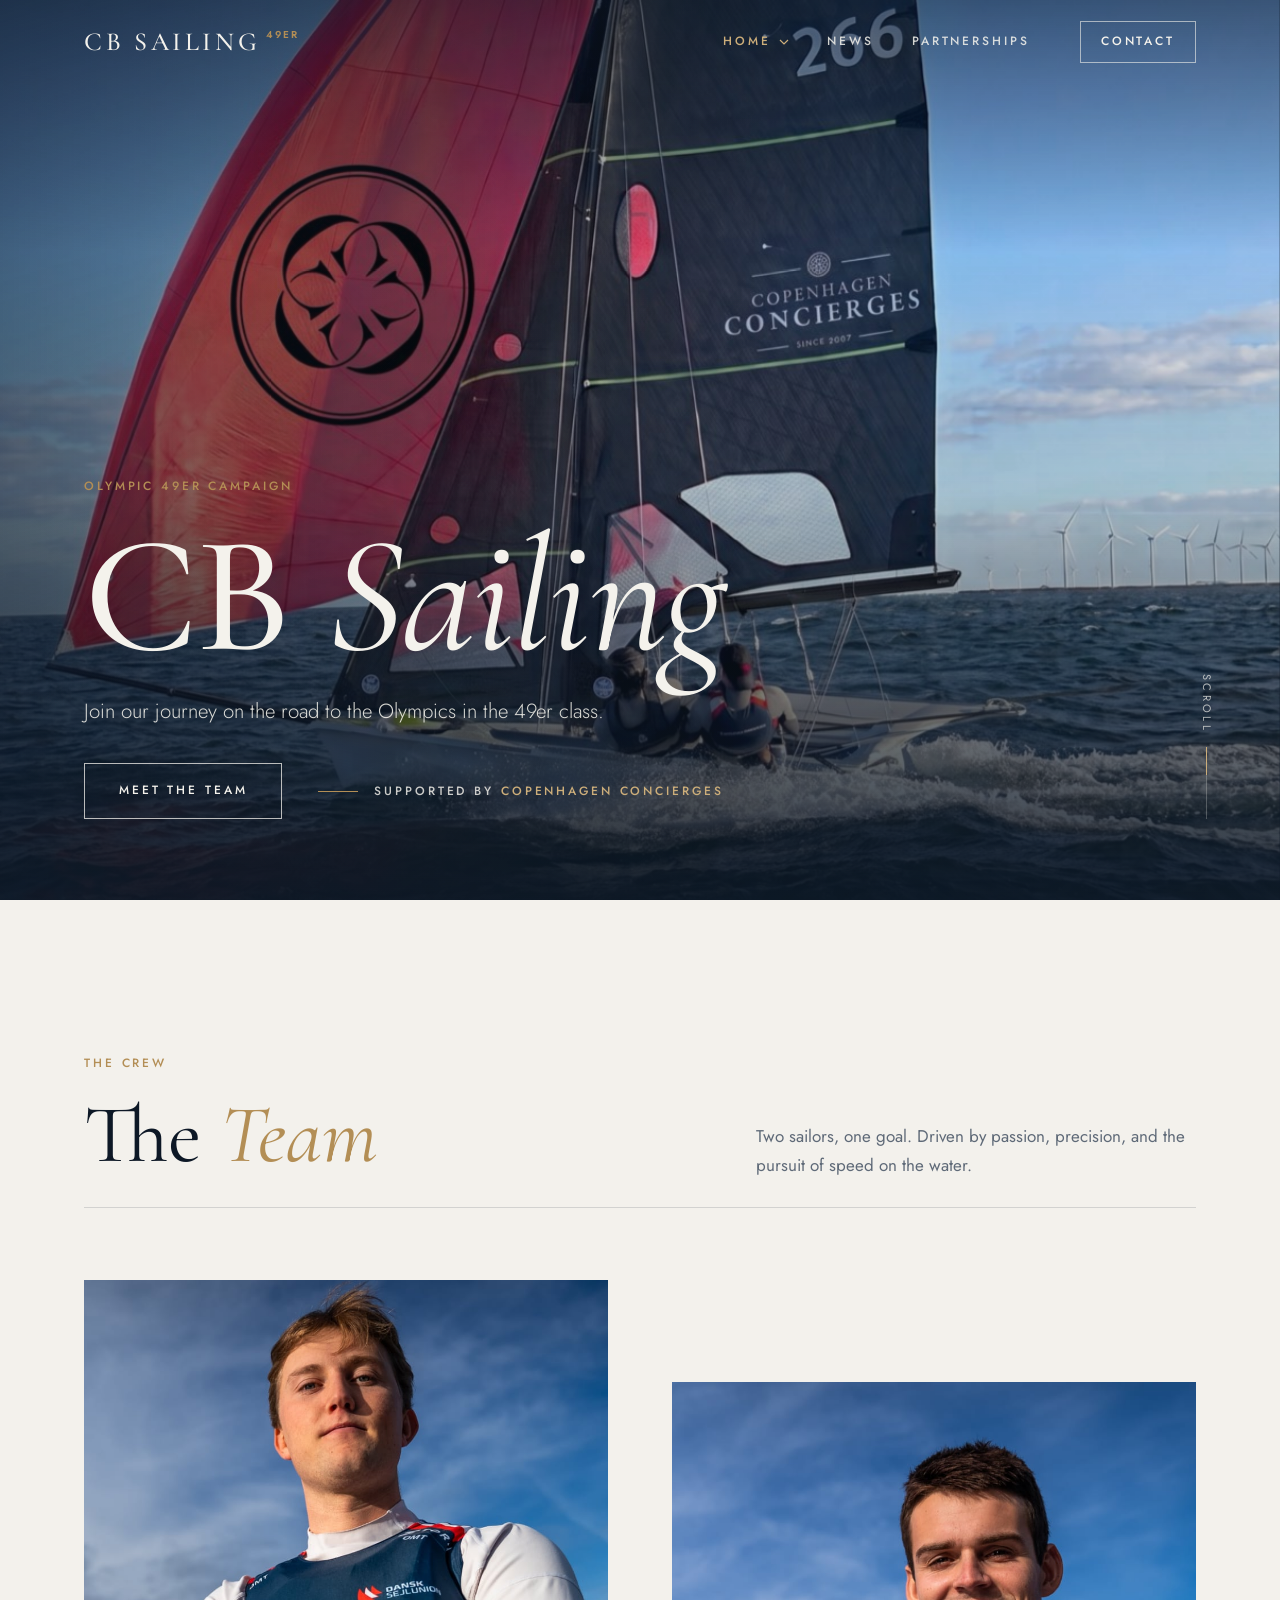
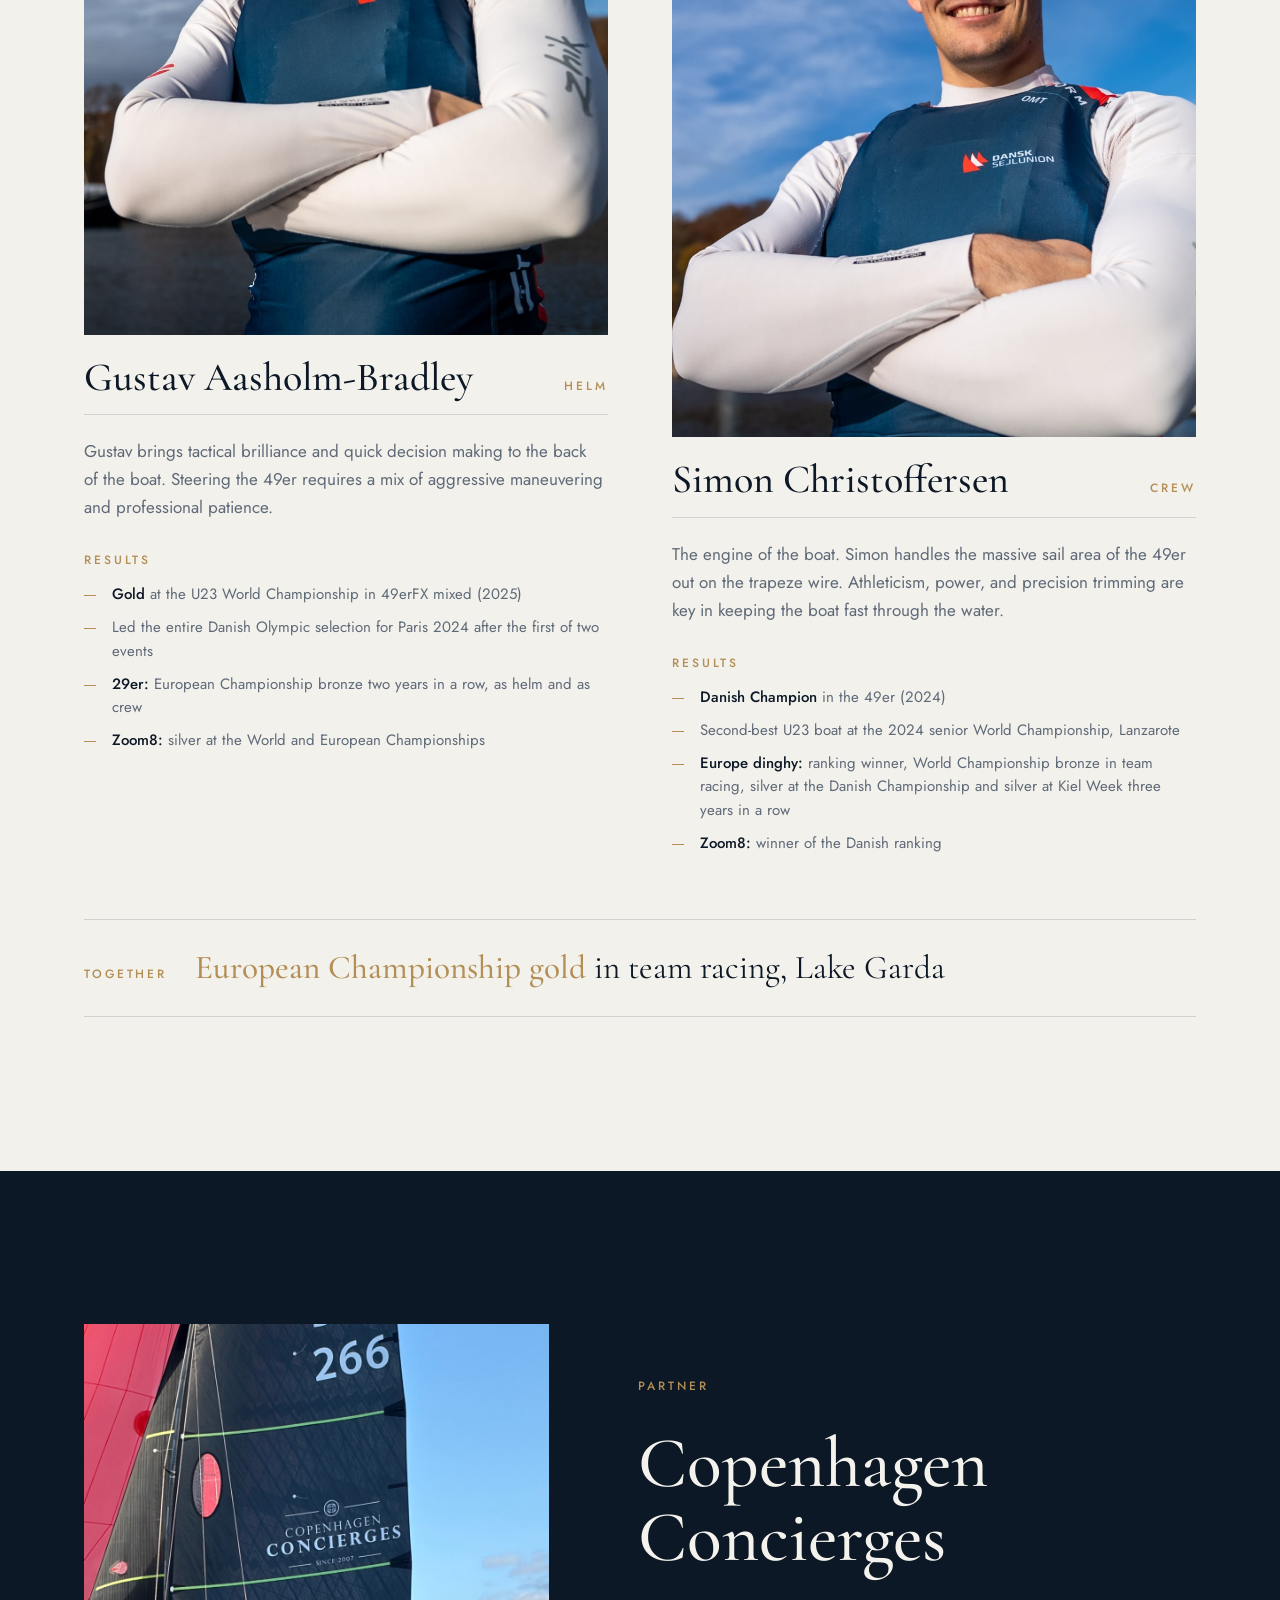
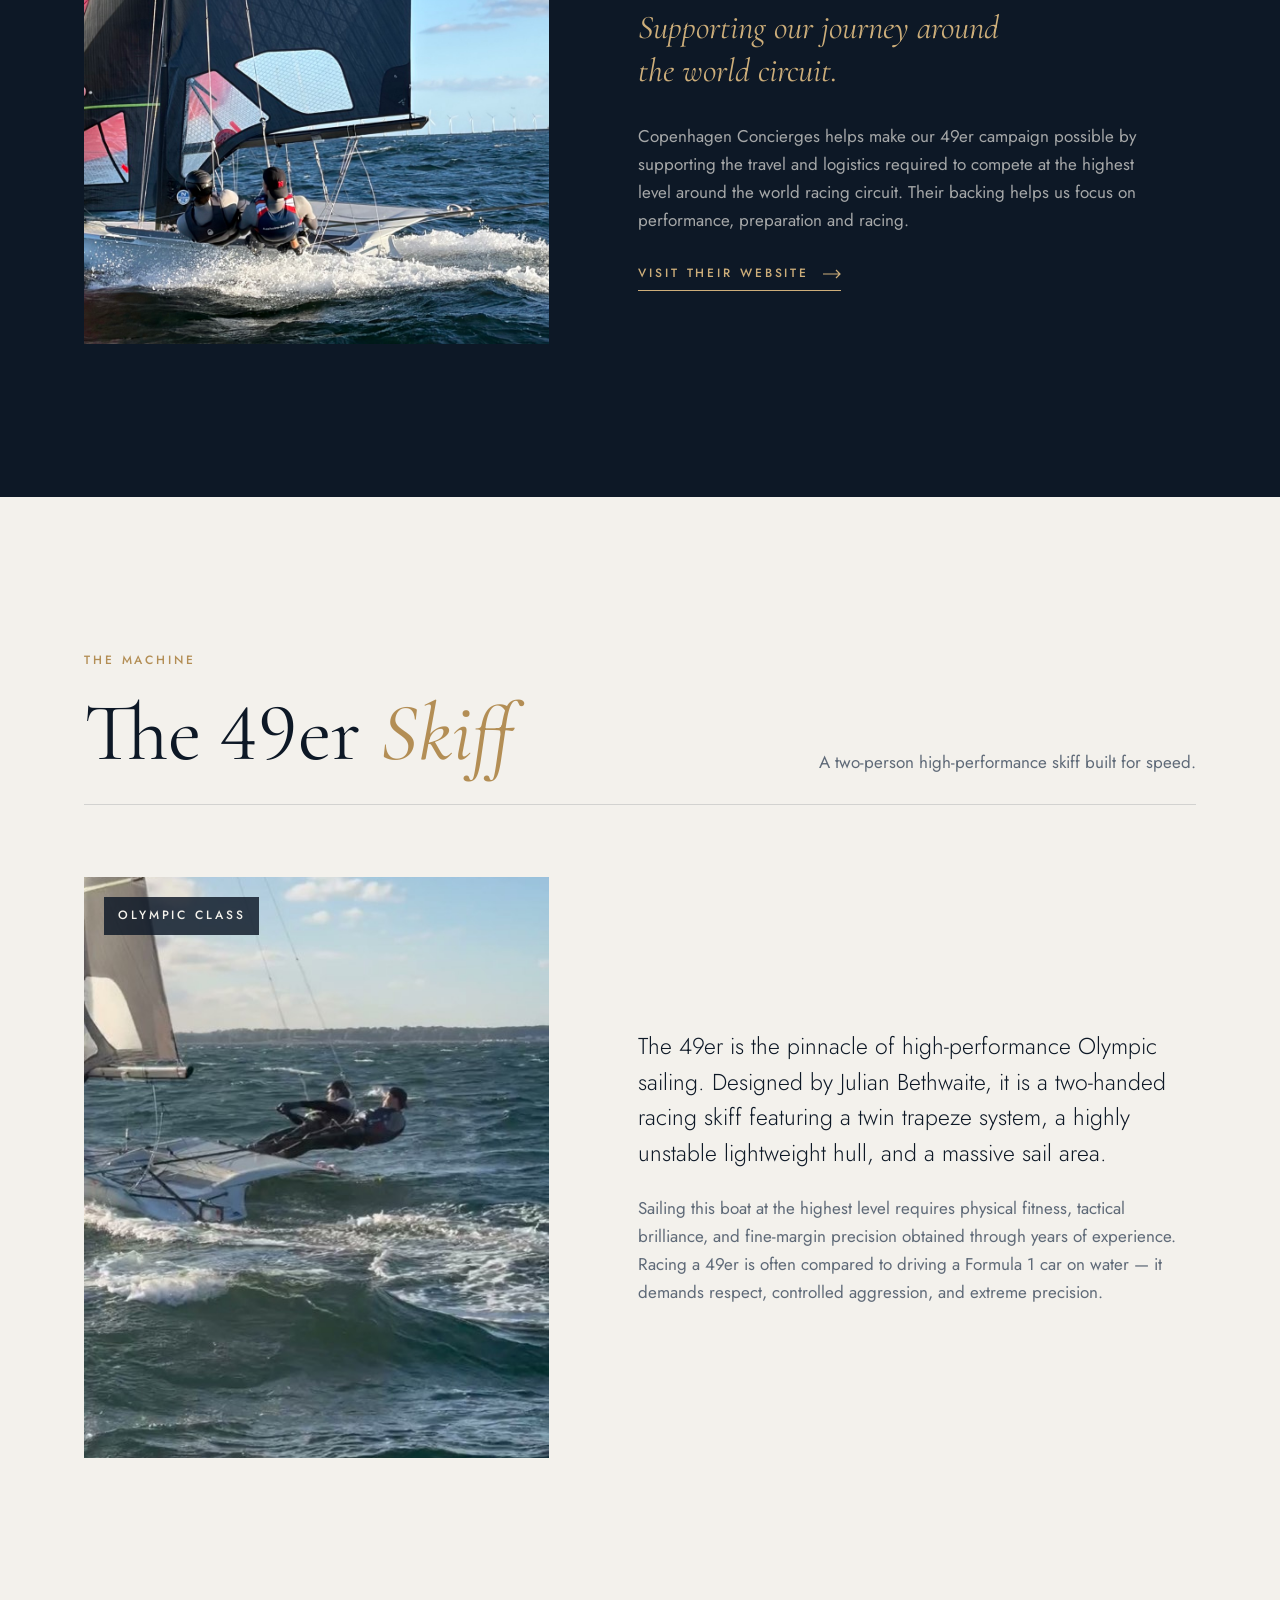
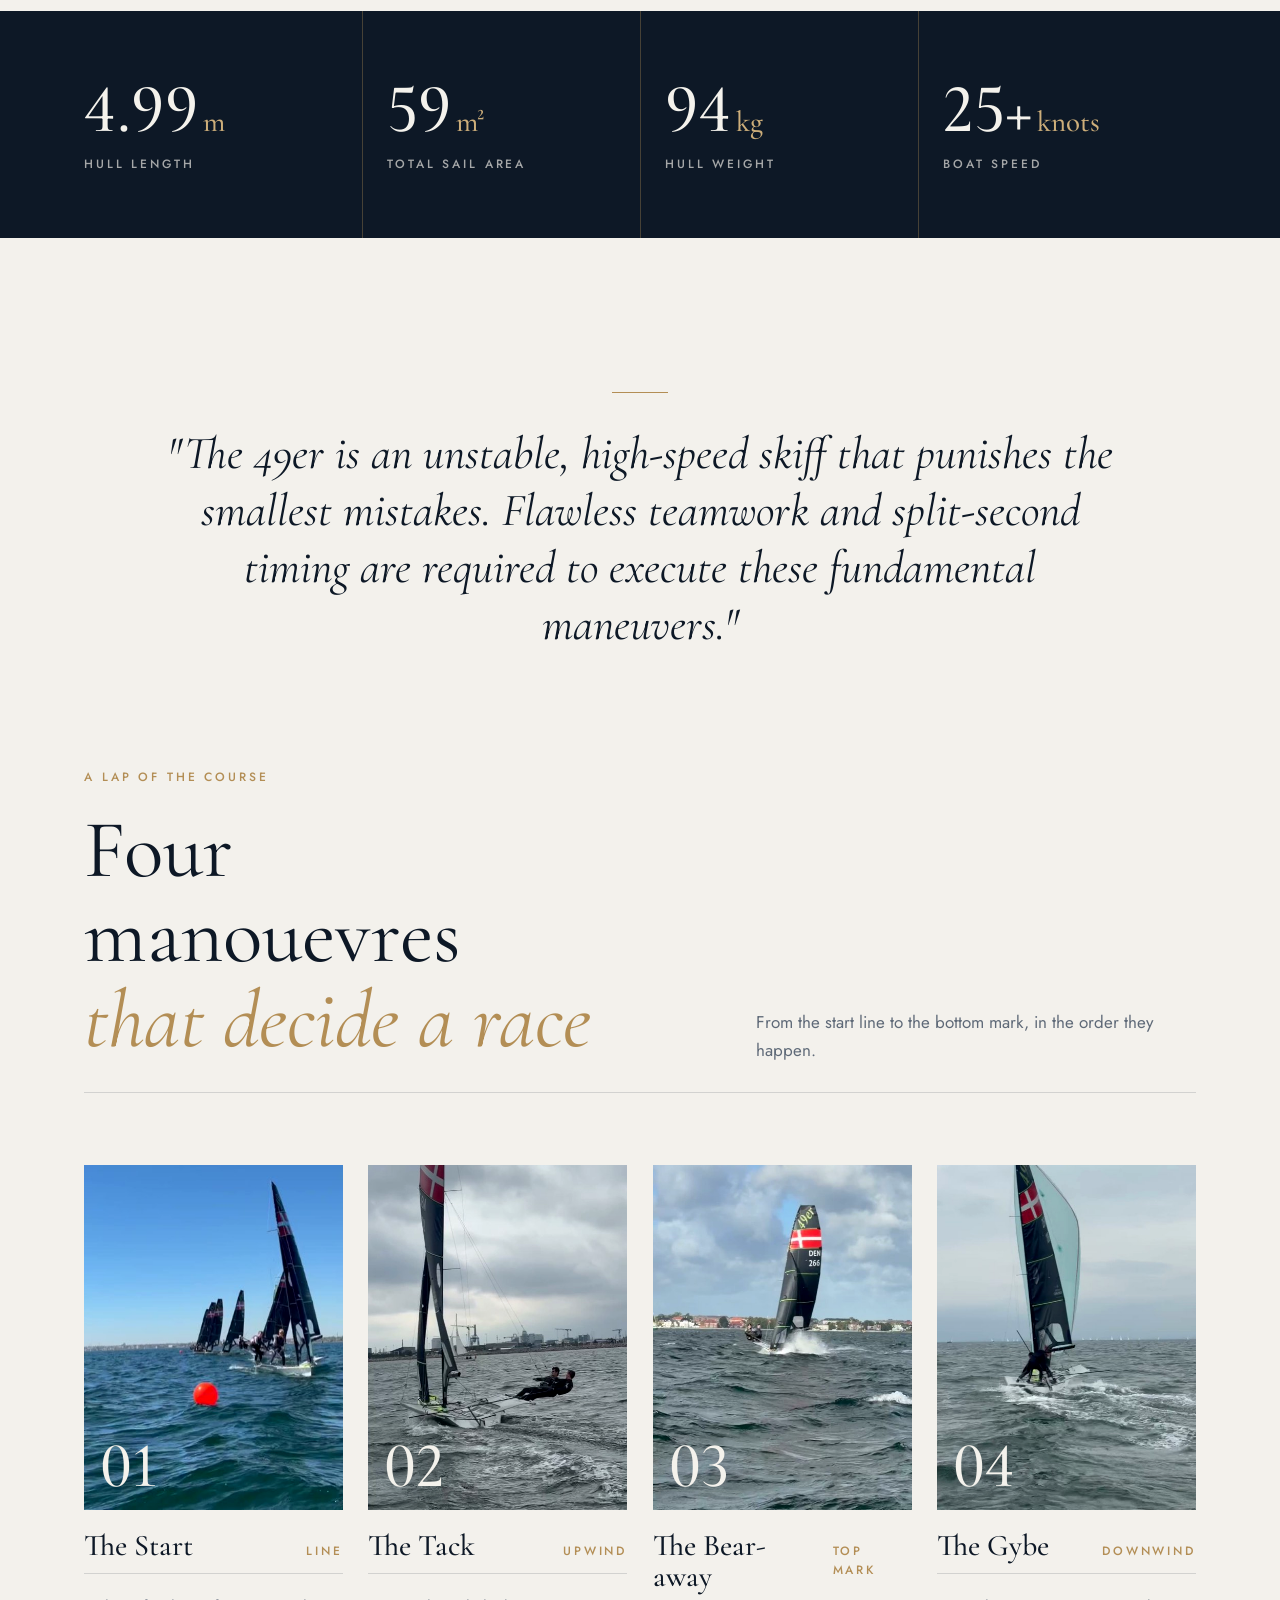
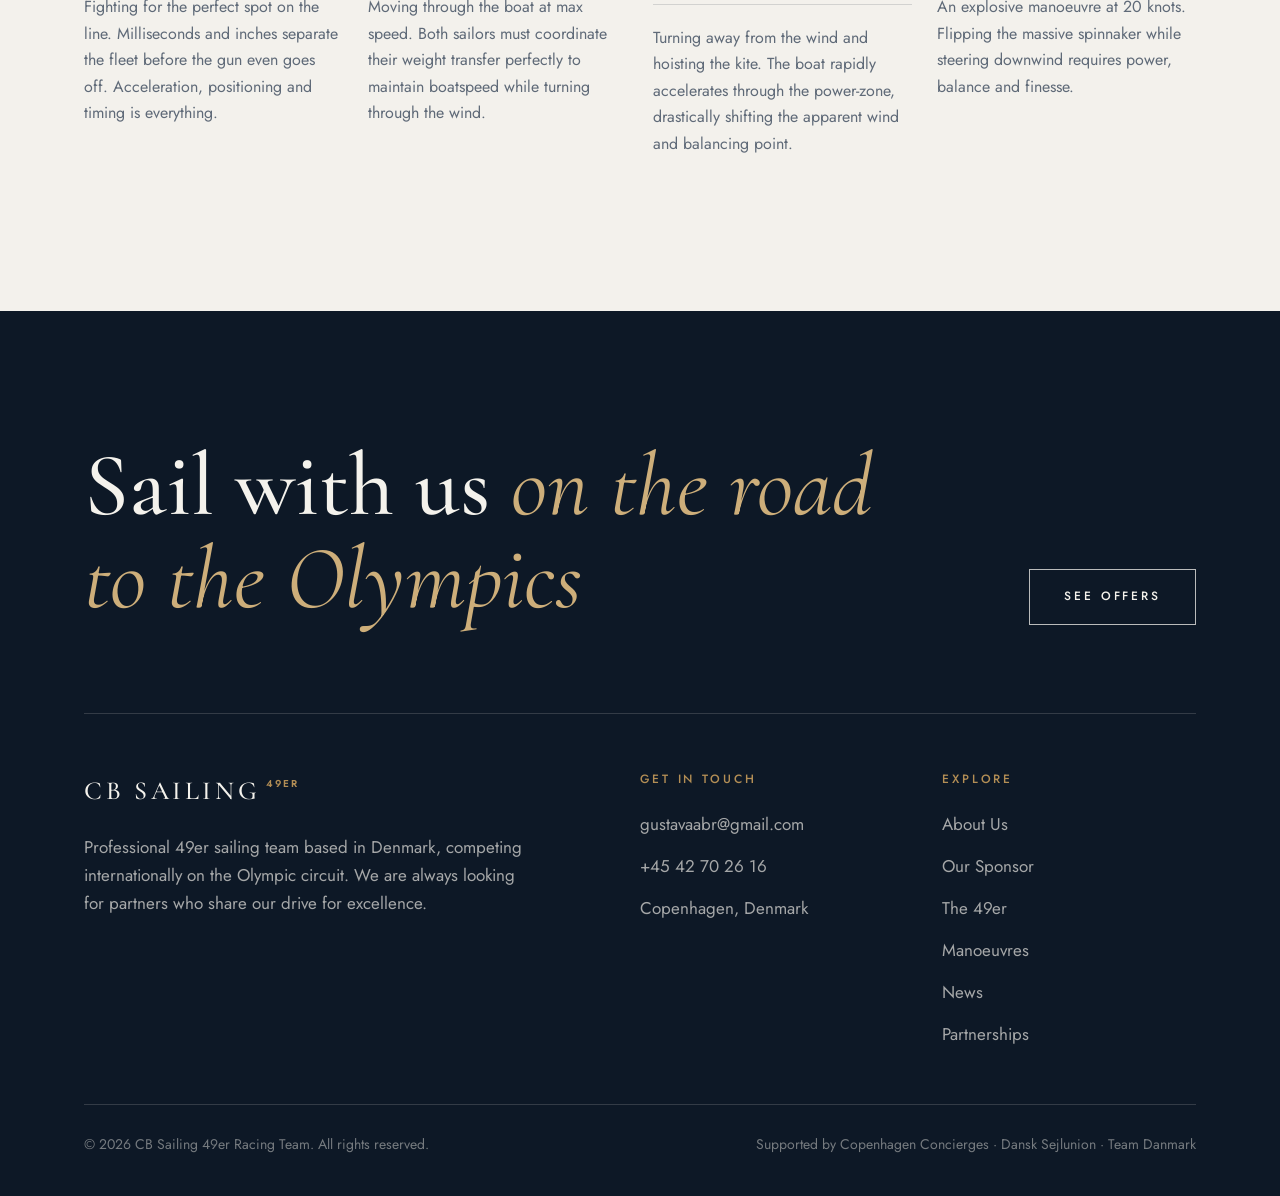
<file: index.html>
<!DOCTYPE html>
<html lang="en">
<head>
    <meta charset="UTF-8">
    <meta name="viewport" content="width=device-width, initial-scale=1.0">
    <title>CB Sailing 49er Racing Team</title>
    <meta name="description" content="CB Sailing is a Danish 49er racing team on the Olympic circuit, in partnership with Copenhagen Concierges.">
    <meta property="og:title" content="CB Sailing · 49er Racing Team">
    <meta property="og:description" content="Two sailors, one skiff. Our Olympic 49er campaign from Copenhagen.">
    <meta property="og:image" content="https://49ercbsailing.com/images/hero.jpg">
    <meta name="theme-color" content="#0D1826">
    <link rel="preconnect" href="https://fonts.googleapis.com">
    <link rel="preconnect" href="https://fonts.gstatic.com" crossorigin>
    <link href="https://fonts.googleapis.com/css2?family=Cormorant+Garamond:ital,wght@0,400;0,500;0,600;1,400;1,500&family=Jost:wght@300;400;500;600&display=swap" rel="stylesheet">
    <link rel="preload" as="image" href="images/hero.jpg">
    <link rel="stylesheet" href="css/style.css">
</head>
<body>

    <!-- Navigation -->
    <nav class="nav" id="nav" aria-label="Main">
        <div class="container nav-inner">
            <a href="#home" class="wordmark" aria-label="CB Sailing, home">CB Sailing<sup>49er</sup></a>
            <div class="nav-links label">
                <div class="nav-drop">
                    <a href="#home" class="nav-drop-btn" aria-current="page">Home<svg viewBox="0 0 10 6" fill="none" stroke="currentColor" stroke-width="1.2" aria-hidden="true"><path d="M1 1l4 4 4-4"/></svg></a>
                    <div class="nav-drop-menu">
                        <a href="#team">About Us</a>
                        <a href="#partner">Our Sponsor</a>
                        <a href="#boat">The 49er</a>
                        <a href="#manoeuvres">Manoeuvres</a>
                    </div>
                </div>
                <a href="calendar.html">News</a>
                <a href="offers.html">Partnerships</a>
                <a href="#contact" class="enquire">Contact</a>
            </div>
            <button class="menu-btn" id="menu-btn" aria-label="Open menu" aria-expanded="false" aria-controls="mobile-menu">
                <svg viewBox="0 0 28 28" fill="none" stroke="currentColor" stroke-width="1.4"><path d="M3 9h22M3 19h22"/></svg>
            </button>
        </div>
        <div class="mobile-menu" id="mobile-menu" hidden>
            <a href="#home" aria-current="page">Home</a>
            <div class="mobile-sub">
                <a href="#team">About Us</a>
                <a href="#partner">Our Sponsor</a>
                <a href="#boat">The 49er</a>
                <a href="#manoeuvres">Manoeuvres</a>
            </div>
            <a href="calendar.html">News</a>
            <a href="offers.html">Partnerships</a>
            <a href="#contact" class="enquire">Contact</a>
        </div>
    </nav>

    <!-- Hero -->
    <header id="home" class="hero">
        <img src="images/hero.jpg" alt="Gustav and Simon on the trapeze of their 49er, spinnaker up, off Copenhagen" class="hero-img" fetchpriority="high">
        <div class="container hero-content">
            <div class="hero-copy">
                <span class="label brass">Olympic 49er campaign</span>
                <h1>CB <em>Sailing</em></h1>
                <p class="lede">Join our journey on the road to the Olympics in the 49er class.</p>
                <div class="hero-actions">
                    <a href="#team" class="btn label">Meet the Team</a>
                    <span class="partner-line label">Supported by&nbsp;<b>Copenhagen Concierges</b></span>
                </div>
            </div>
        </div>
        <a href="#team" class="scroll-cue" aria-label="Scroll to the team"><span>Scroll</span><i></i></a>
    </header>

    <main>
        <!-- Team -->
        <section id="team" class="section">
            <div class="container">
                <div class="section-head reveal">
                    <span class="label brass">The crew</span>
                    <h2>The <em>Team</em></h2>
                    <p>Two sailors, one goal. Driven by passion, precision, and the pursuit of speed on the water.</p>
                </div>
                <div class="team-grid">
                    <article class="person reveal">
                        <figure><img src="images/gustavpic.jpeg" alt="Portrait of Gustav Aasholm-Bradley" loading="lazy" style="object-position: 62% 50%"></figure>
                        <div class="person-meta">
                            <h3>Gustav Aasholm-Bradley</h3>
                            <span class="label brass">Helm</span>
                        </div>
                        <p>Gustav brings tactical brilliance and quick decision making to the back of the boat. Steering the 49er requires a mix of aggressive maneuvering and professional patience.</p>
                        <div class="results">
                            <span class="label brass">Results</span>
                            <ul>
                            <li><b>Gold</b> at the U23 World Championship in 49erFX mixed (2025)</li>
                            <li>Led the entire Danish Olympic selection for Paris 2024 after the first of two events</li>
                            <li><b>29er:</b> European Championship bronze two years in a row, as helm and as crew</li>
                            <li><b>Zoom8:</b> silver at the World and European Championships</li>
                            </ul>
                        </div>
                    </article>
                    <article class="person reveal">
                        <figure><img src="images/simonpic.jpeg" alt="Portrait of Simon Christoffersen" loading="lazy" style="object-position: 57% 50%"></figure>
                        <div class="person-meta">
                            <h3>Simon Christoffersen</h3>
                            <span class="label brass">Crew</span>
                        </div>
                        <p>The engine of the boat. Simon handles the massive sail area of the 49er out on the trapeze wire. Athleticism, power, and precision trimming are key in keeping the boat fast through the water.</p>
                        <div class="results">
                            <span class="label brass">Results</span>
                            <ul>
                            <li><b>Danish Champion</b> in the 49er (2024)</li>
                            <li>Second-best U23 boat at the 2024 senior World Championship, Lanzarote</li>
                            <li><b>Europe dinghy:</b> ranking winner, World Championship bronze in team racing, silver at the Danish Championship and silver at Kiel Week three years in a row</li>
                            <li><b>Zoom8:</b> winner of the Danish ranking</li>
                            </ul>
                        </div>
                    </article>
                </div>
                <div class="together reveal">
                    <span class="label brass">Together</span>
                    <p><b>European Championship gold</b> in team racing, Lake Garda</p>
                </div>
            </div>
        </section>

        <!-- Partner -->
        <section id="partner" class="section dark">
            <div class="container partner-grid">
                <figure class="partner-photo reveal">
                    <img src="images/sail.jpg" alt="The CB Sailing 49er with the Copenhagen Concierges logo on the mainsail" loading="lazy">
                </figure>
                <div class="partner-copy reveal">
                    <span class="label brass">Partner</span>
                    <h2>Copenhagen Concierges</h2>
                    <p class="statement">Supporting our journey around the world circuit.</p>
                    <p class="body">Copenhagen Concierges helps make our 49er campaign possible by supporting the travel and logistics required to compete at the highest level around the world racing circuit. Their backing helps us focus on performance, preparation and racing.</p>
                    <a href="https://www.cph-concierges.com/" target="_blank" rel="noopener noreferrer" class="link-line label">
                        Visit their website
                        <svg viewBox="0 0 18 10" fill="none" stroke="currentColor" stroke-width="1.2"><path d="M0 5h17M13 1l4 4-4 4"/></svg>
                    </a>
                </div>
            </div>
        </section>

        <!-- The 49er -->
        <section id="boat" class="section">
            <div class="container">
                <div class="section-head reveal">
                    <span class="label brass">The Machine</span>
                    <h2>The 49er <em>Skiff</em></h2>
                    <p>A two-person high-performance skiff built for speed.</p>
                </div>
                <div class="boat-grid">
                    <figure class="boat-video reveal">
                        <video muted loop playsinline preload="none" poster="images/poster-speed.jpg" data-autoplay aria-label="The 49er planing at speed">
                            <source src="videos/speed.mp4" type="video/mp4">
                        </video>
                        <figcaption class="label">Olympic Class</figcaption>
                    </figure>
                    <div class="boat-copy reveal">
                        <p class="first">The 49er is the pinnacle of high-performance Olympic sailing. Designed by Julian Bethwaite, it is a two-handed racing skiff featuring a twin trapeze system, a highly unstable lightweight hull, and a massive sail area.</p>
                        <p>Sailing this boat at the highest level requires physical fitness, tactical brilliance, and fine-margin precision obtained through years of experience. Racing a 49er is often compared to driving a Formula 1 car on water — it demands respect, controlled aggression, and extreme precision.</p>
                    </div>
                </div>
            </div>
        </section>

        <!-- Specs -->
        <section class="specs" aria-label="49er specifications">
            <div class="container specs-grid">
                <div class="spec"><b>4.99<small>m</small></b><span class="label">Hull Length</span></div>
                <div class="spec"><b>59<small>m²</small></b><span class="label">Total Sail Area</span></div>
                <div class="spec"><b>94<small>kg</small></b><span class="label">Hull Weight</span></div>
                <div class="spec"><b>25+<small>knots</small></b><span class="label">Boat Speed</span></div>
            </div>
        </section>

        <!-- Manoeuvres -->
        <section id="manoeuvres" class="section">
            <div class="container">
                <div class="quote reveal">
                    <div class="rule"></div>
                    <blockquote>"The 49er is an unstable, high-speed skiff that punishes the smallest mistakes. Flawless teamwork and split-second timing are required to execute these fundamental maneuvers."</blockquote>
                </div>
                <div class="section-head reveal">
                    <span class="label brass">A lap of the course</span>
                    <h2>Four manouevres <em>that decide a race</em></h2>
                    <p>From the start line to the bottom mark, in the order they happen.</p>
                </div>
                <div class="race-grid">
                    <article class="leg reveal">
                        <div class="leg-media">
                            <video muted loop playsinline preload="none" poster="images/poster-start.jpg" data-autoplay aria-label="Video of the start"><source src="videos/start.mp4" type="video/mp4"></video>
                            <span class="leg-num" aria-hidden="true">01</span>
                        </div>
                        <div class="leg-head"><h3>The Start</h3><span class="label brass">Line</span></div>
                        <p>Fighting for the perfect spot on the line. Milliseconds and inches separate the fleet before the gun even goes off. Acceleration, positioning and timing is everything.</p>
                    </article>
                    <article class="leg reveal">
                        <div class="leg-media">
                            <video muted loop playsinline preload="none" poster="images/poster-tack.jpg" data-autoplay aria-label="Video of a tack"><source src="videos/tack.mp4" type="video/mp4"></video>
                            <span class="leg-num" aria-hidden="true">02</span>
                        </div>
                        <div class="leg-head"><h3>The Tack</h3><span class="label brass">Upwind</span></div>
                        <p>Moving through the boat at max speed. Both sailors must coordinate their weight transfer perfectly to maintain boatspeed while turning through the wind.</p>
                    </article>
                    <article class="leg reveal">
                        <div class="leg-media">
                            <video muted loop playsinline preload="none" poster="images/poster-bear-away.jpg" data-autoplay aria-label="Video of a bear-away"><source src="videos/bear-away.mp4" type="video/mp4"></video>
                            <span class="leg-num" aria-hidden="true">03</span>
                        </div>
                        <div class="leg-head"><h3>The Bear-away</h3><span class="label brass">Top mark</span></div>
                        <p>Turning away from the wind and hoisting the kite. The boat rapidly accelerates through the power-zone, drastically shifting the apparent wind and balancing point.</p>
                    </article>
                    <article class="leg reveal">
                        <div class="leg-media">
                            <video muted loop playsinline preload="none" poster="images/poster-gybe.jpg" data-autoplay aria-label="Video of a gybe"><source src="videos/gybe.mp4" type="video/mp4"></video>
                            <span class="leg-num" aria-hidden="true">04</span>
                        </div>
                        <div class="leg-head"><h3>The Gybe</h3><span class="label brass">Downwind</span></div>
                        <p>An explosive manoeuvre at 20 knots. Flipping the massive spinnaker while steering downwind requires power, balance and finesse.</p>
                    </article>
                </div>
            </div>
        </section>
    </main>

    <!-- Contact & Footer -->
    <footer id="contact" class="footer dark">
        <div class="container">
            <div class="footer-cta reveal">
                <h2>Sail with us <em>on the road<br>to the Olympics</em></h2>
                <a href="offers.html" class="btn label">See Offers</a>
            </div>
            <div class="footer-grid">
                <div class="about">
                    <span class="wordmark">CB Sailing<sup>49er</sup></span>
                    <p>Professional 49er sailing team based in Denmark, competing internationally on the Olympic circuit. We are always looking for partners who share our drive for excellence.</p>
                </div>
                <div class="footer-col">
                    <span class="label">Get in Touch</span>
                    <a href="mailto:gustavaabr@gmail.com">gustavaabr@gmail.com</a>
                    <a href="tel:+4542702616">+45 42 70 26 16</a>
                    <span>Copenhagen, Denmark</span>
                </div>
                <div class="footer-col">
                    <span class="label">Explore</span>
                    <a href="#team">About Us</a>
                    <a href="#partner">Our Sponsor</a>
                    <a href="#boat">The 49er</a>
                    <a href="#manoeuvres">Manoeuvres</a>
                    <a href="calendar.html">News</a>
                    <a href="offers.html">Partnerships</a>
                </div>
            </div>
            <div class="footer-base">
                <span>&copy; 2026 CB Sailing 49er Racing Team. All rights reserved.</span>
                <span>Supported by Copenhagen Concierges · Dansk Sejlunion · Team Danmark</span>
            </div>
        </div>
    </footer>

    <script src="js/main.js"></script>
</body>
</html>
</file>
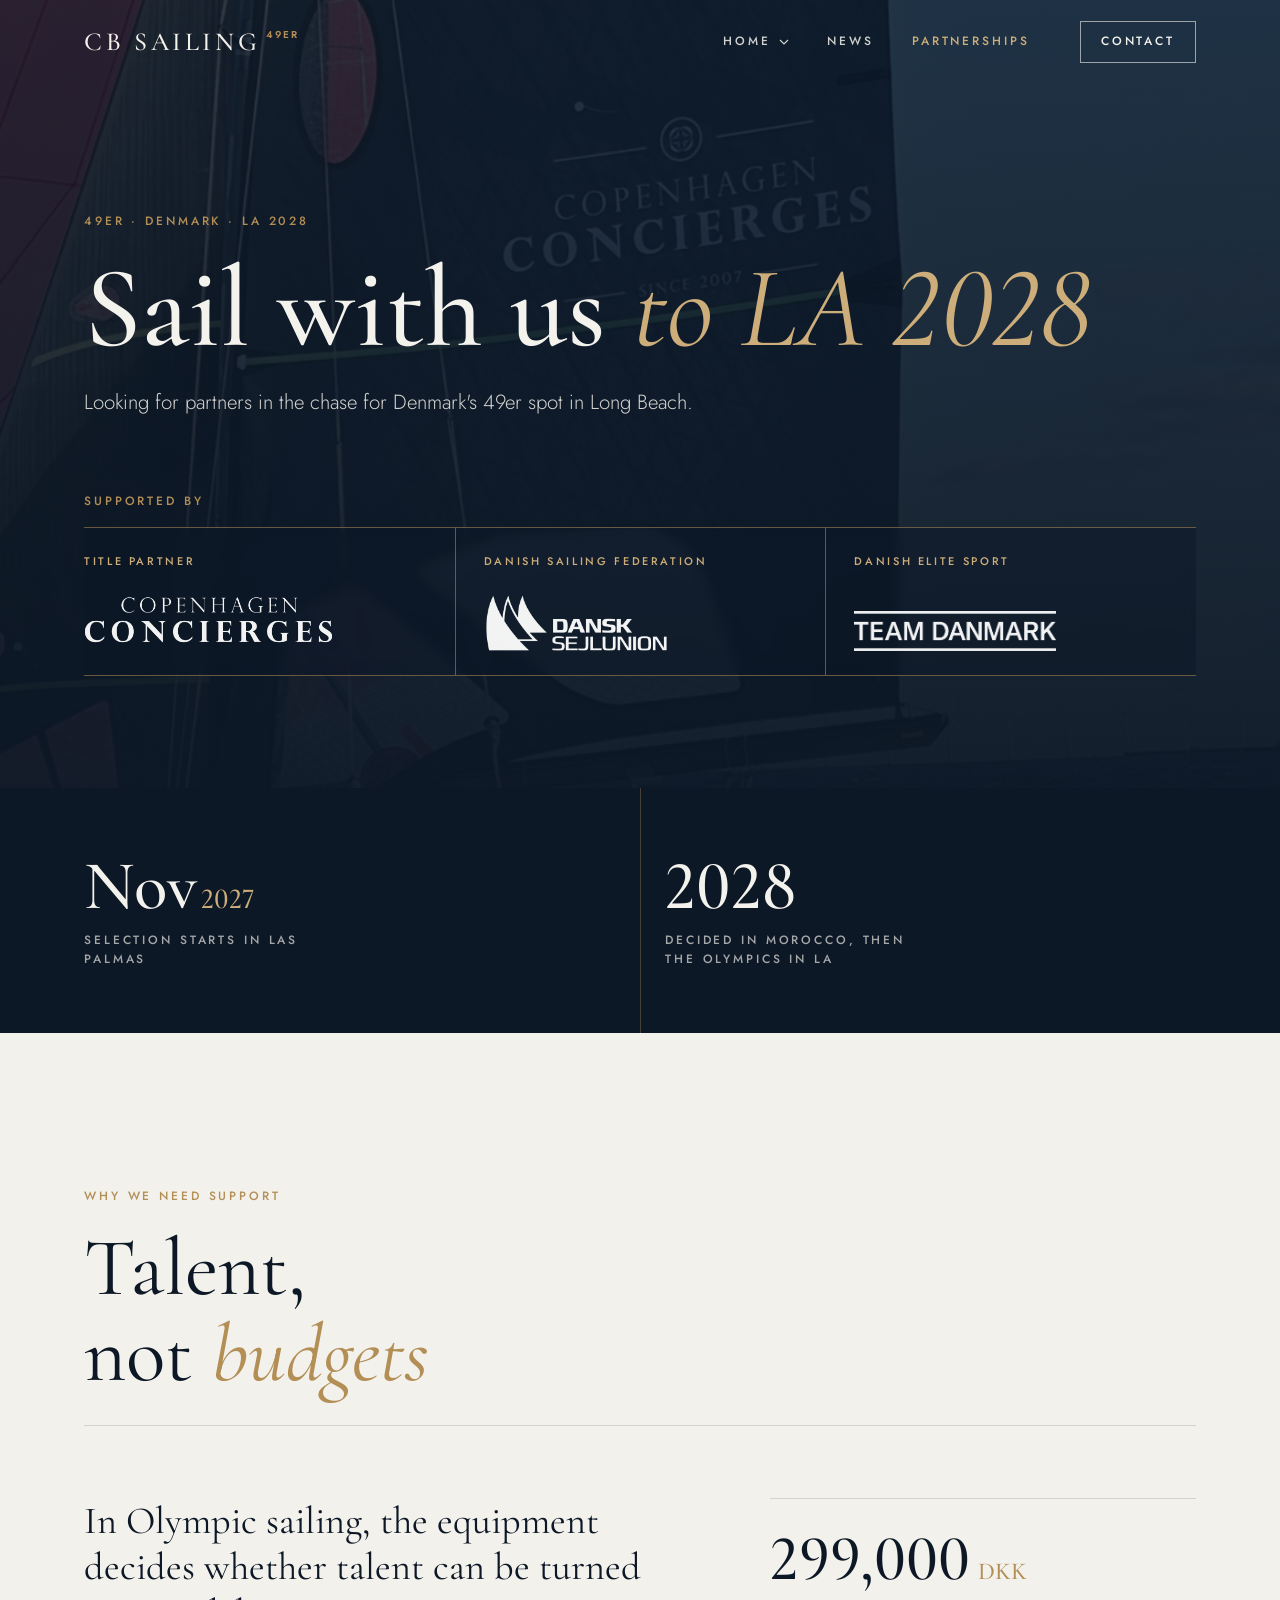
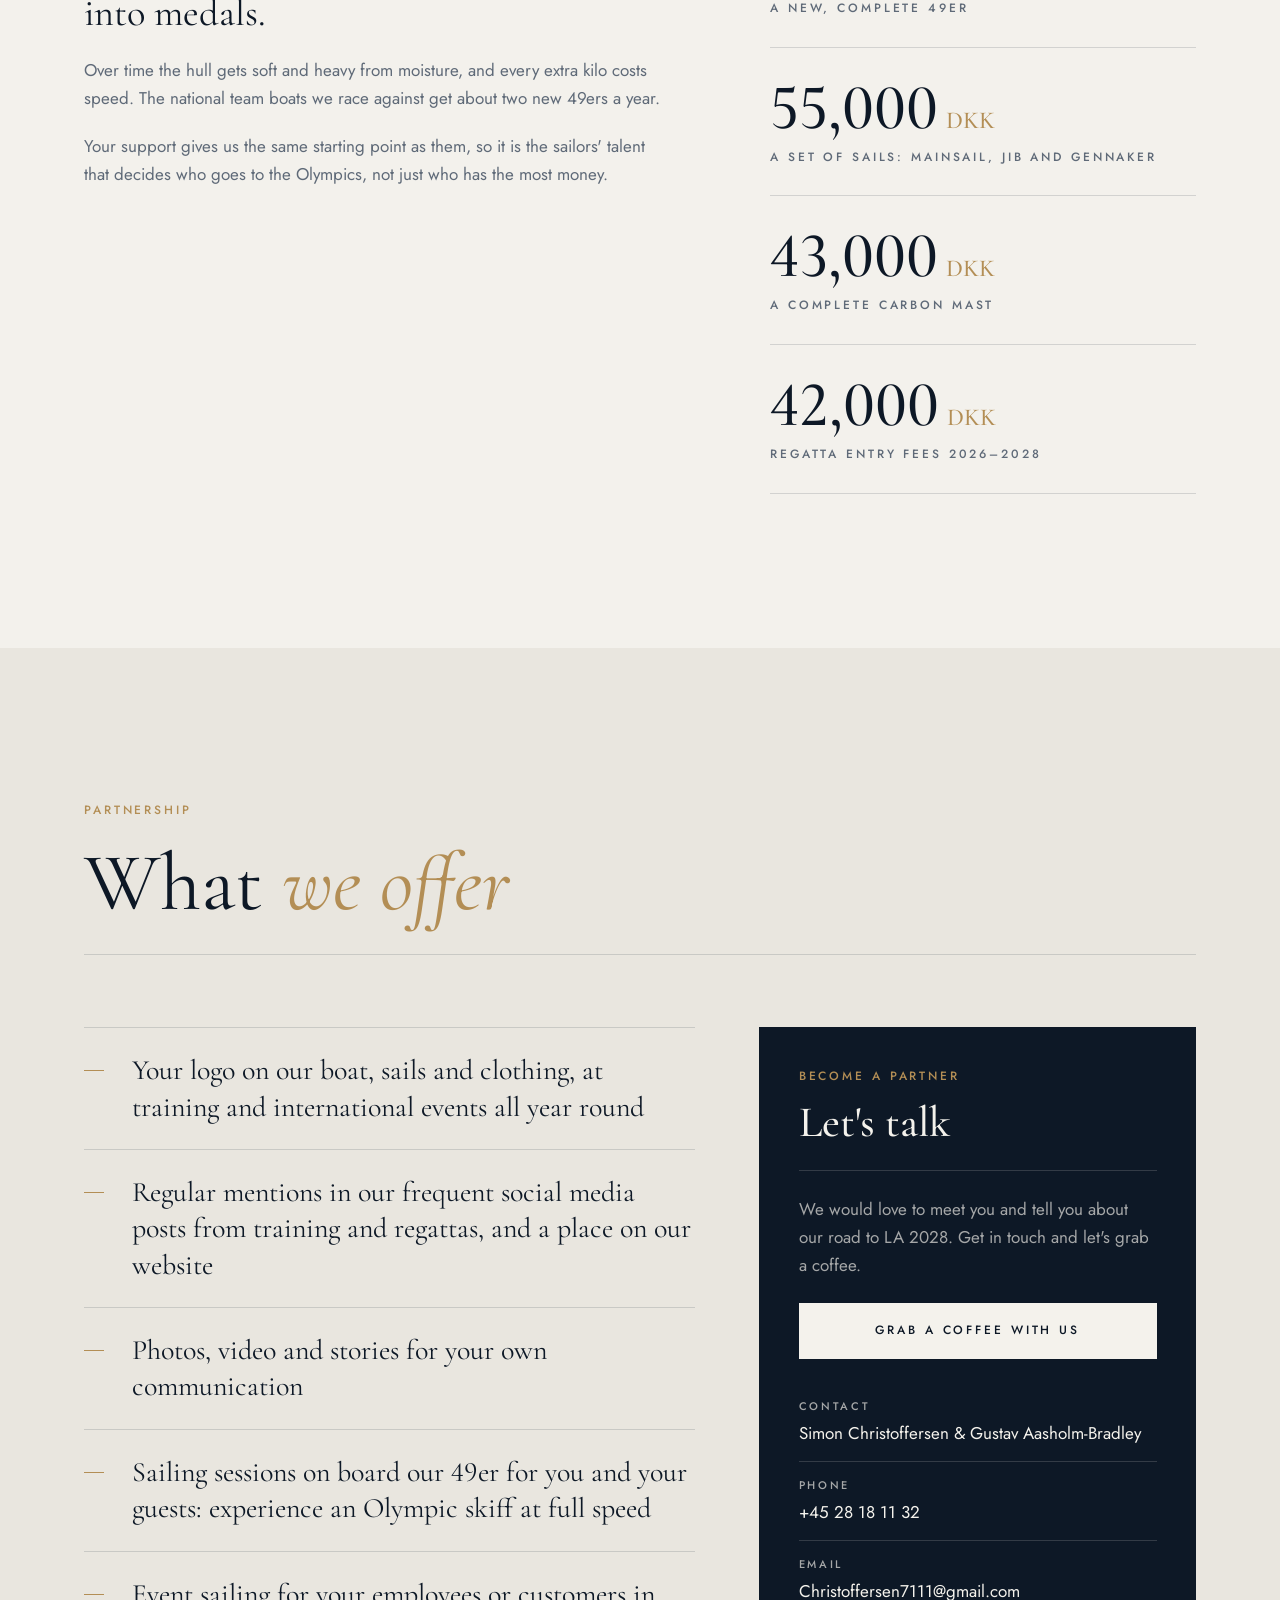
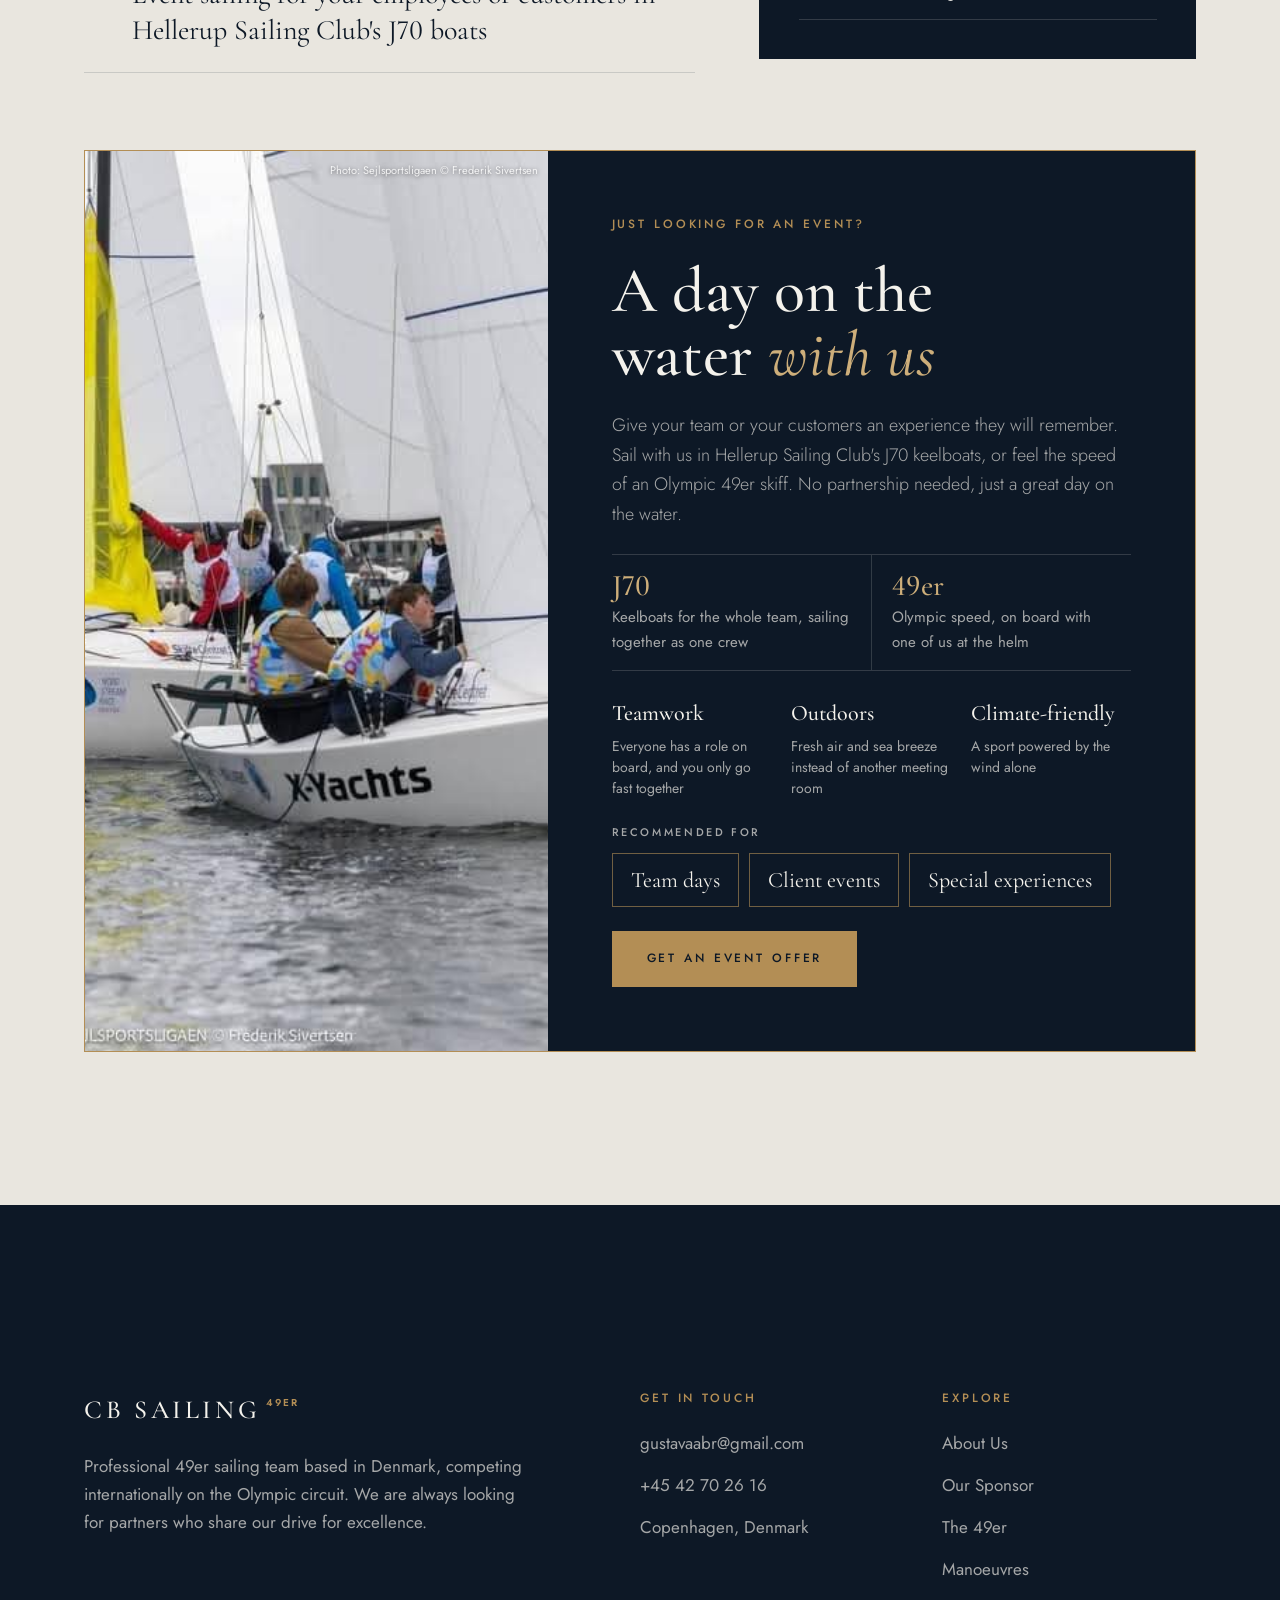
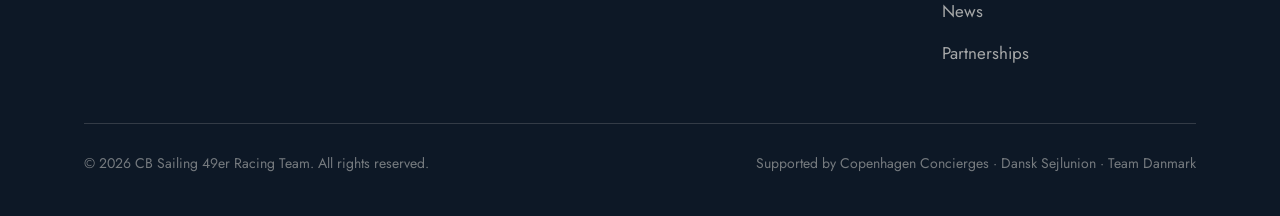
<file: offers.html>
<!DOCTYPE html>
<html lang="en">
<head>
    <meta charset="UTF-8">
    <meta name="viewport" content="width=device-width, initial-scale=1.0">
    <title>Sail With Us to LA 2028 · CB Sailing 49er Racing Team</title>
    <meta name="description" content="Gustav Aasholm-Bradley and Simon Højgård Christoffersen are looking for partners in the chase for Denmark's 49er spot at the 2028 Olympics.">
    <meta property="og:title" content="Sail with us to LA 2028 · CB Sailing">
    <meta property="og:image" content="https://49ercbsailing.com/images/sail.jpg">
    <meta name="theme-color" content="#0D1826">
    <link rel="preconnect" href="https://fonts.googleapis.com">
    <link rel="preconnect" href="https://fonts.gstatic.com" crossorigin>
    <link href="https://fonts.googleapis.com/css2?family=Cormorant+Garamond:ital,wght@0,400;0,500;0,600;1,400;1,500&family=Jost:wght@300;400;500;600&display=swap" rel="stylesheet">
    <link rel="stylesheet" href="css/style.css">
</head>
<body>

    <!-- Navigation -->
    <nav class="nav" id="nav" aria-label="Main">
        <div class="container nav-inner">
            <a href="index.html" class="wordmark" aria-label="CB Sailing, home">CB Sailing<sup>49er</sup></a>
            <div class="nav-links label">
                <div class="nav-drop">
                    <a href="index.html" class="nav-drop-btn">Home<svg viewBox="0 0 10 6" fill="none" stroke="currentColor" stroke-width="1.2" aria-hidden="true"><path d="M1 1l4 4 4-4"/></svg></a>
                    <div class="nav-drop-menu">
                        <a href="index.html#team">About Us</a>
                        <a href="index.html#partner">Our Sponsor</a>
                        <a href="index.html#boat">The 49er</a>
                        <a href="index.html#manoeuvres">Manoeuvres</a>
                    </div>
                </div>
                <a href="calendar.html">News</a>
                <a href="offers.html" aria-current="page">Partnerships</a>
                <a href="#contact" class="enquire">Contact</a>
            </div>
            <button class="menu-btn" id="menu-btn" aria-label="Open menu" aria-expanded="false" aria-controls="mobile-menu">
                <svg viewBox="0 0 28 28" fill="none" stroke="currentColor" stroke-width="1.4"><path d="M3 9h22M3 19h22"/></svg>
            </button>
        </div>
        <div class="mobile-menu" id="mobile-menu" hidden>
            <a href="index.html">Home</a>
            <div class="mobile-sub">
                <a href="index.html#team">About Us</a>
                <a href="index.html#partner">Our Sponsor</a>
                <a href="index.html#boat">The 49er</a>
                <a href="index.html#manoeuvres">Manoeuvres</a>
            </div>
            <a href="calendar.html">News</a>
            <a href="offers.html" aria-current="page">Partnerships</a>
            <a href="#contact" class="enquire">Contact</a>
        </div>
    </nav>

    <!-- Page header -->
    <header class="page-hero">
        <img src="images/sail.jpg" alt="" class="page-hero-img">
        <div class="container">
            <span class="label brass">49er · Denmark · LA 2028</span>
            <h1>Sail with us <em>to LA 2028</em></h1>
            <p>Looking for partners in the chase for Denmark's 49er spot in Long Beach.</p>
            <div class="supported-band">
                <span class="label brass">Supported by</span>
                <ul>
                    <li><span class="label">Title partner</span><img src="images/logos/cc-logo.png" alt="Copenhagen Concierges" class="logo-cc"></li>
                    <li><span class="label">Danish Sailing Federation</span><img src="images/logos/dsu-white.png" alt="Dansk Sejlunion" class="logo-dsu"></li>
                    <li><span class="label">Danish elite sport</span><img src="images/logos/teamdanmark-white.png" alt="Team Danmark" class="logo-td"></li>
                </ul>
            </div>
        </div>
    </header>

    <main>
        <!-- Key facts -->
        <section class="specs" aria-label="The road to LA 2028">
            <div class="container specs-grid two">
                <div class="spec"><b>Nov<small>2027</small></b><span class="label">Selection starts in Las Palmas</span></div>
                <div class="spec"><b>2028</b><span class="label">Decided in Morocco, then the Olympics in LA</span></div>
            </div>
        </section>

        <!-- Why -->
        <section class="section">
            <div class="container">
                <div class="section-head reveal">
                    <span class="label brass">Why we need support</span>
                    <h2>Talent, not <em>budgets</em></h2>
                </div>
                <div class="why-grid">
                    <div class="why-copy reveal">
                        <p class="first">In Olympic sailing, the equipment decides whether talent can be turned into medals.</p>
                        <p>Over time the hull gets soft and heavy from moisture, and every extra kilo costs speed. The national team boats we race against get about two new 49ers a year.</p>
                        <p>Your support gives us the same starting point as them, so it is the sailors' talent that decides who goes to the Olympics, not just who has the most money.</p>
                    </div>
                    <div class="why-figures reveal">
                        <!-- Prices: complete boat from our own figures. Sails: Sailcenter (North 3Di main €3,350, jib €1,550, gennaker €2,150–2,675).
                             Mast: Ovington Boats (49er CST mast complete £4,996 ex VAT). Converted to DKK and rounded. -->
                        <div><b>299,000<small>DKK</small></b><span class="label">A new, complete 49er</span></div>
                        <div><b>55,000<small>DKK</small></b><span class="label">A set of sails: mainsail, jib and gennaker</span></div>
                        <div><b>43,000<small>DKK</small></b><span class="label">A complete carbon mast</span></div>
                        <div><b>42,000<small>DKK</small></b><span class="label">Regatta entry fees 2026–2028</span></div>
                    </div>
                </div>
            </div>
        </section>

        <!-- What you get -->
        <section class="section" style="background: var(--paper-2)">
            <div class="container">
                <div class="section-head reveal" style="border-color: var(--rule-light)">
                    <span class="label brass">Partnership</span>
                    <h2>What <em>we offer</em></h2>
                </div>
                <div class="offer-grid">
                    <ul class="benefits reveal">
                            <li>Your logo on our boat, sails and clothing, at training and international events all year round</li>
                            <li>Regular mentions in our frequent social media posts from training and regattas, and a place on our website</li>
                            <li>Photos, video and stories for your own communication</li>
                            <li>Sailing sessions on board our 49er for you and your guests: experience an Olympic skiff at full speed</li>
                            <li>Event sailing for your employees or customers in Hellerup Sailing Club's J70 boats</li>
                    </ul>
                    <aside class="package featured partner-card reveal">
                        <div class="package-top">
                            <span class="label brass">Become a partner</span>
                            <h3>Let's talk</h3>
                        </div>
                        <p class="card-intro">We would love to meet you and tell you about our road to LA 2028. Get in touch and let's grab a coffee.</p>
                        <a href="mailto:Christoffersen7111@gmail.com?subject=Meeting%20about%20partnering%20with%20CB%20Sailing" class="btn label card-cta">Grab a coffee with us</a>
                        <dl class="contact-list">
                            <div><dt class="label">Contact</dt><dd>Simon Christoffersen &amp; Gustav Aasholm-Bradley</dd></div>
                            <div><dt class="label">Phone</dt><dd><a href="tel:+4528181132">+45 28 18 11 32</a></dd></div>
                            <div><dt class="label">Email</dt><dd><a href="mailto:Christoffersen7111@gmail.com">Christoffersen7111@gmail.com</a></dd></div>
                        </dl>
                    </aside>
                </div>

                <!-- Event offer -->
                <article class="event-feature reveal" id="events">
                    <figure class="event-photo"><img src="images/j70.jpeg" alt="J70 keelboats racing close together" loading="lazy" style="object-position: 62% 50%"><figcaption class="photo-credit">Photo: Sejlsportsligaen © Frederik Sivertsen</figcaption></figure>
                    <div class="event-copy">
                      <div class="event-main">
                        <span class="label brass">Just looking for an event?</span>
                        <h3>A day on the water <em>with us</em></h3>
                        <p>Give your team or your customers an experience they will remember. Sail with us in Hellerup Sailing Club's J70 keelboats, or feel the speed of an Olympic 49er skiff. No partnership needed, just a great day on the water.</p>
                        <div class="boat-options">
                            <div><b>J70</b><span>Keelboats for the whole team, sailing together as one crew</span></div>
                            <div><b>49er</b><span>Olympic speed, on board with one of us at the helm</span></div>
                        </div>
                      </div>
                      <div class="event-side">
                        <ul class="event-why">
                            <li><b>Teamwork</b><span>Everyone has a role on board, and you only go fast together</span></li>
                            <li><b>Outdoors</b><span>Fresh air and sea breeze instead of another meeting room</span></li>
                            <li><b>Climate-friendly</b><span>A sport powered by the wind alone</span></li>
                        </ul>
                        <div class="recommended">
                            <span class="label">Recommended for</span>
                            <ul>
                                <li>Team days</li>
                                <li>Client events</li>
                                <li>Special experiences</li>
                            </ul>
                        </div>
                        <a href="mailto:Christoffersen7111@gmail.com?subject=Event%20offer%20%E2%80%93%20CB%20Sailing" class="btn label event-btn">Get an event offer</a>
                      </div>
                    </div>
                </article>
            </div>
        </section>

    </main>

    <!-- Contact & Footer -->
    <footer id="contact" class="footer dark">
        <div class="container">
            <div class="footer-grid">
                <div class="about">
                    <span class="wordmark">CB Sailing<sup>49er</sup></span>
                    <p>Professional 49er sailing team based in Denmark, competing internationally on the Olympic circuit. We are always looking for partners who share our drive for excellence.</p>
                </div>
                <div class="footer-col">
                    <span class="label">Get in Touch</span>
                    <a href="mailto:gustavaabr@gmail.com">gustavaabr@gmail.com</a>
                    <a href="tel:+4542702616">+45 42 70 26 16</a>
                    <span>Copenhagen, Denmark</span>
                </div>
                <div class="footer-col">
                    <span class="label">Explore</span>
                    <a href="index.html#team">About Us</a>
                    <a href="index.html#partner">Our Sponsor</a>
                    <a href="index.html#boat">The 49er</a>
                    <a href="index.html#manoeuvres">Manoeuvres</a>
                    <a href="calendar.html">News</a>
                    <a href="offers.html">Partnerships</a>
                </div>
            </div>
            <div class="footer-base">
                <span>&copy; 2026 CB Sailing 49er Racing Team. All rights reserved.</span>
                <span>Supported by Copenhagen Concierges · Dansk Sejlunion · Team Danmark</span>
            </div>
        </div>
    </footer>

    <script src="js/main.js"></script>
</body>
</html>
</file>
<file: css/style.css>
/* ---------- Tokens: Midnight & Brass ---------- */
:root {
    --deep: #0D1826;
    --deep-2: #132235;
    --paper: #F3F1EC;
    --paper-2: #E9E6DF;
    --ink: #0D1826;
    --brass: #B38E55;
    --brass-light: #CDAE7A;
    --muted: #5F6A78;
    --on-deep: #F4F2EC;
    --on-deep-muted: rgba(244, 242, 236, 0.66);
    --rule-light: rgba(13, 24, 38, 0.14);
    --rule-dark: rgba(244, 242, 236, 0.16);

    --display: "Cormorant Garamond", "Iowan Old Style", Georgia, serif;
    --body: "Jost", "Avenir Next", "Helvetica Neue", Arial, sans-serif;

    --gutter: clamp(20px, 5vw, 64px);
    --max: 1240px;
    --section: clamp(88px, 12vw, 160px);
    --nav-h: 84px;
}

*, *::before, *::after { box-sizing: border-box; }
html { scroll-behavior: smooth; scroll-padding-top: 72px; -webkit-text-size-adjust: 100%; }
body {
    margin: 0;
    background: var(--paper);
    color: var(--ink);
    font-family: var(--body);
    font-weight: 400;
    font-size: 17px;
    line-height: 1.65;
    -webkit-font-smoothing: antialiased;
    -moz-osx-font-smoothing: grayscale;
}
img, video { display: block; max-width: 100%; }
a { color: inherit; text-decoration: none; }
p { margin: 0; }
h1, h2, h3, h4 { margin: 0; font-family: var(--display); font-weight: 400; line-height: 1.04; text-wrap: balance; font-variant-numeric: lining-nums; }
.leg-num, .wordmark { font-variant-numeric: lining-nums; }
:focus-visible { outline: 2px solid var(--brass); outline-offset: 3px; }

.container { max-width: var(--max); margin: 0 auto; padding-left: var(--gutter); padding-right: var(--gutter); }
.label {
    font-family: var(--body);
    font-size: 12px;
    font-weight: 500;
    letter-spacing: 0.24em;
    text-transform: uppercase;
}
.brass { color: var(--brass); }
.section { padding-block: var(--section); }
.dark { background: var(--deep); color: var(--on-deep); }

.section-head { display: grid; grid-template-columns: 1fr 1fr; gap: 32px 64px; align-items: end; padding-bottom: 28px; margin-bottom: clamp(40px, 6vw, 72px); border-bottom: 1px solid var(--rule-light); }
.dark .section-head { border-color: var(--rule-dark); }
.section-head .label { grid-column: 1 / -1; margin-bottom: -12px; }
.section-head h2 { font-size: clamp(44px, 6.4vw, 84px); }
.section-head h2 em { font-style: italic; color: var(--brass); }
.section-head p { color: var(--muted); max-width: 44ch; justify-self: end; }
.dark .section-head p { color: var(--on-deep-muted); }

.link-line {
    display: inline-flex; align-items: center; gap: 14px;
    padding-bottom: 6px; border-bottom: 1px solid currentColor;
    transition: gap .35s ease, color .25s ease;
}
.link-line:hover { gap: 22px; }
.link-line svg { width: 18px; height: 10px; }

.btn {
    display: inline-block; padding: 17px 34px;
    border: 1px solid rgba(244, 242, 236, 0.75); color: var(--on-deep);
    transition: background-color .3s ease, color .3s ease, border-color .3s ease;
}
.btn:hover { background: var(--on-deep); color: var(--deep); border-color: var(--on-deep); }

/* ---------- Navigation ---------- */
.nav {
    position: fixed; inset: 0 0 auto; z-index: 50;
    color: var(--on-deep);
    border-bottom: 1px solid transparent;
    transition: background-color .4s ease, border-color .4s ease;
}
.nav.scrolled { background: rgba(13, 24, 38, 0.96); border-color: var(--rule-dark); -webkit-backdrop-filter: blur(8px); backdrop-filter: blur(8px); }
.nav-inner { height: var(--nav-h); display: flex; align-items: center; justify-content: space-between; gap: 24px; transition: height .4s ease; }
.nav.scrolled .nav-inner { height: 68px; }
.wordmark { font-family: var(--display); font-size: 26px; font-weight: 500; letter-spacing: 0.14em; text-transform: uppercase; white-space: nowrap; }
.wordmark sup { font-family: var(--body); font-size: 10px; font-weight: 600; letter-spacing: 0.18em; color: var(--brass); margin-left: 6px; vertical-align: 12px; }
.nav-links { display: flex; align-items: center; gap: clamp(20px, 3vw, 40px); }
.nav-links a { opacity: .85; transition: opacity .25s ease, color .25s ease; }
.nav-links a:hover { opacity: 1; color: var(--brass-light); }
.nav-links a[aria-current="page"] { opacity: 1; color: var(--brass-light); }
.nav-sep { width: 1px; height: 18px; background: var(--rule-dark); }
.nav-links .enquire { opacity: 1; color: var(--on-deep); border: 1px solid rgba(244,242,236,.6); padding: 10px 20px; margin-left: clamp(4px, 1vw, 12px); transition: background-color .3s ease, color .3s ease; }
.nav-links .enquire:hover { background: var(--on-deep); color: var(--deep); }
.menu-btn { display: none; background: none; border: 0; color: inherit; padding: 8px; margin-right: -8px; cursor: pointer; }
.menu-btn svg { width: 28px; height: 28px; }
.mobile-menu { display: none; }

/* ---------- Hero ---------- */
.hero { position: relative; min-height: 100vh; min-height: 100svh; color: var(--on-deep); background: var(--deep); overflow: hidden; display: flex; align-items: flex-end; }
.hero-img { position: absolute; inset: 0; width: 100%; height: 100%; object-fit: cover; object-position: 50% 32%; transform-origin: 55% 60%; }
.hero::after {
    content: ""; position: absolute; inset: 0;
    background:
        linear-gradient(180deg, rgba(13,24,38,.62) 0%, rgba(13,24,38,.08) 28%, rgba(13,24,38,.18) 55%, rgba(13,24,38,.92) 100%),
        linear-gradient(90deg, rgba(13,24,38,.55) 0%, rgba(13,24,38,0) 60%);
}
.hero-content { position: relative; z-index: 2; width: 100%; padding-bottom: clamp(56px, 9vh, 112px); padding-top: 140px; }
.hero-copy { max-width: 820px; display: grid; gap: 26px; }
.hero h1 { font-size: clamp(76px, 13vw, 184px); line-height: .88; letter-spacing: -0.01em; font-weight: 500; }
.hero h1 em { font-style: italic; font-weight: 400; }
.hero p.lede { font-size: clamp(18px, 1.6vw, 21px); font-weight: 300; max-width: 46ch; color: rgba(244,242,236,.88); }
.hero-actions { display: flex; align-items: center; gap: 20px 36px; flex-wrap: wrap; margin-top: 8px; }
.partner-line { display: inline-block; color: rgba(244,242,236,.82); line-height: 1.9; }
.partner-line::before { content: ""; display: inline-block; vertical-align: middle; width: 40px; height: 1px; margin-right: 16px; background: var(--brass); }
.partner-line b { color: var(--brass-light); font-weight: 500; }
.scroll-cue { position: absolute; right: var(--gutter); bottom: clamp(56px, 9vh, 112px); z-index: 2; display: grid; justify-items: center; gap: 14px; color: rgba(244,242,236,.7); }
.scroll-cue span { writing-mode: vertical-rl; font-size: 11px; letter-spacing: .3em; text-transform: uppercase; }
.scroll-cue i { width: 1px; height: 72px; background: rgba(244,242,236,.25); position: relative; overflow: hidden; }
.scroll-cue i::after { content: ""; position: absolute; left: 0; top: 0; width: 1px; height: 28px; background: var(--brass-light); animation: cue 2.4s cubic-bezier(.6,0,.3,1) infinite; }

/* ---------- Team ---------- */
.team-grid { display: grid; grid-template-columns: 1fr 1fr; gap: clamp(32px, 5vw, 72px); }
.person { display: grid; gap: 22px; align-content: start; }
.person:nth-child(2) { margin-top: clamp(0px, 8vw, 120px); }
.person figure { margin: 0; overflow: hidden; aspect-ratio: 4 / 5; background: var(--paper-2); }
.person img { width: 100%; height: 100%; object-fit: cover; transition: transform 1.2s cubic-bezier(.2,.7,.2,1); }
.person:hover img { transform: scale(1.035); }
.person-meta { display: flex; justify-content: space-between; align-items: baseline; gap: 12px 20px; flex-wrap: wrap; padding-bottom: 16px; border-bottom: 1px solid var(--rule-light); }
.person h3 { font-size: clamp(30px, 3.2vw, 40px); font-weight: 500; }
.person p { color: var(--muted); max-width: 52ch; }

/* ---------- Partner ---------- */
.partner-grid { display: grid; grid-template-columns: 5fr 6fr; gap: clamp(40px, 7vw, 112px); align-items: center; }
.partner-photo { margin: 0; aspect-ratio: 3 / 4; overflow: hidden; }
.partner-photo img { width: 100%; height: 100%; object-fit: cover; object-position: 50% 30%; }
.partner-copy { display: grid; gap: 30px; align-content: center; }
.partner-copy h2 { font-size: clamp(44px, 5.6vw, 76px); font-weight: 500; }
.partner-copy .statement { font-family: var(--display); font-style: italic; font-size: clamp(26px, 2.6vw, 34px); line-height: 1.3; color: var(--brass-light); max-width: 26ch; }
.partner-copy p.body { color: var(--on-deep-muted); max-width: 52ch; }
.partner-copy .link-line { justify-self: start; color: var(--brass-light); }
.partner-copy .link-line:hover { color: var(--on-deep); }

/* ---------- The 49er ---------- */
.boat-grid { display: grid; grid-template-columns: 5fr 6fr; gap: clamp(40px, 7vw, 112px); align-items: center; }
.boat-video { margin: 0; position: relative; aspect-ratio: 4 / 5; overflow: hidden; background: var(--deep); }
.boat-video video { width: 100%; height: 100%; object-fit: cover; }
.boat-video figcaption { position: absolute; left: 20px; top: 20px; color: var(--on-deep); background: rgba(13,24,38,.82); padding: 9px 14px; }
.boat-copy { display: grid; gap: 22px; }
.boat-copy p { color: var(--muted); max-width: 56ch; }
.boat-copy p.first { font-size: clamp(20px, 1.8vw, 23px); color: var(--ink); font-weight: 300; line-height: 1.55; }

.specs { background: var(--deep); color: var(--on-deep); }
.specs-grid { display: grid; grid-template-columns: repeat(4, 1fr); }
.spec { padding: clamp(40px, 5vw, 64px) 24px; border-left: 1px solid rgba(179,142,85,.35); display: grid; gap: 10px; }
.spec:first-child { border-left: 0; padding-left: 0; }
.spec b { font-family: var(--display); font-weight: 500; font-size: clamp(48px, 5.4vw, 76px); line-height: 1; font-variant-numeric: lining-nums; }
.spec b small { font-size: .42em; font-weight: 500; margin-left: 4px; color: var(--brass-light); }
.spec span { color: var(--on-deep-muted); }

/* ---------- Manoeuvres ---------- */
.quote { max-width: 980px; margin: 0 auto clamp(72px, 9vw, 120px); text-align: center; }
.quote blockquote { margin: 0; font-family: var(--display); font-style: italic; font-size: clamp(28px, 3.6vw, 46px); line-height: 1.24; }
.quote .rule { width: 56px; height: 1px; background: var(--brass); margin: 0 auto 32px; }
.race-grid { display: grid; grid-template-columns: repeat(4, 1fr); gap: clamp(16px, 2vw, 28px); }
.leg { display: grid; gap: 20px; align-content: start; }
.leg-media { position: relative; aspect-ratio: 3 / 4; overflow: hidden; background: var(--deep); }
.leg-media video { width: 100%; height: 100%; object-fit: cover; filter: saturate(1.08) contrast(1.06); }
.leg-num { position: absolute; left: 16px; bottom: 12px; font-family: var(--display); font-size: 64px; line-height: 1; color: var(--on-deep); font-weight: 500; text-shadow: 0 2px 24px rgba(13,24,38,.5); }
.leg-head { display: flex; align-items: baseline; justify-content: space-between; gap: 12px; padding-bottom: 12px; border-bottom: 1px solid var(--rule-light); }
.leg h3 { font-size: 30px; font-weight: 500; }
.leg p { color: var(--muted); font-size: 16px; }

/* ---------- Footer ---------- */
.footer { padding-top: clamp(88px, 10vw, 136px); padding-bottom: 40px; }
.footer-cta { display: grid; grid-template-columns: 1fr auto; gap: 32px; align-items: end; padding-bottom: clamp(56px, 7vw, 88px); border-bottom: 1px solid var(--rule-dark); }
.footer-cta h2 { font-size: clamp(48px, 7vw, 104px); font-weight: 500; }
.footer-cta h2 em { font-style: italic; color: var(--brass-light); font-weight: 400; }
.footer-grid { display: grid; grid-template-columns: 2fr 1fr 1fr; gap: 48px; padding-block: 56px; }
.footer-grid .about { color: var(--on-deep-muted); max-width: 44ch; display: grid; gap: 20px; align-content: start; }
.footer-grid .about .wordmark { color: var(--on-deep); }
.footer-col { display: grid; gap: 14px; align-content: start; }
.footer-col .label { color: var(--brass); margin-bottom: 6px; }
.footer-col a, .footer-col span { color: var(--on-deep-muted); transition: color .25s ease; overflow-wrap: anywhere; }
.footer-col a:hover { color: var(--on-deep); }
.footer-base { display: flex; justify-content: space-between; gap: 16px; flex-wrap: wrap; padding-top: 28px; border-top: 1px solid var(--rule-dark); color: rgba(244,242,236,.45); font-size: 14px; }

/* ---------- Motion ---------- */
@keyframes cue { 0% { transform: translateY(-30px); } 100% { transform: translateY(80px); } }
@keyframes drift { from { transform: scale(1.08); } to { transform: scale(1); } }
@keyframes rise { from { opacity: 0; transform: translateY(24px); } to { opacity: 1; transform: none; } }
@media (prefers-reduced-motion: no-preference) {
    .hero-img { animation: drift 9s cubic-bezier(.2,.6,.2,1) both; }
    .hero-copy > * { animation: rise 1.1s cubic-bezier(.2,.7,.2,1) both; }
    .hero-copy > *:nth-child(2) { animation-delay: .12s; }
    .hero-copy > *:nth-child(3) { animation-delay: .24s; }
    .hero-copy > *:nth-child(4) { animation-delay: .36s; }
    .js .reveal { opacity: 0; transform: translateY(28px); transition: opacity 1s cubic-bezier(.2,.7,.2,1), transform 1s cubic-bezier(.2,.7,.2,1); }
    .js .reveal.in { opacity: 1; transform: none; }
}
@media (prefers-reduced-motion: reduce) {
    html { scroll-behavior: auto; }
    .scroll-cue i::after { animation: none; }
}

/* ---------- Responsive ---------- */
@media (max-width: 1024px) {
    .race-grid { grid-template-columns: repeat(2, 1fr); row-gap: 48px; }
    .specs-grid { grid-template-columns: repeat(2, 1fr); }
    .spec:nth-child(3) { border-left: 0; padding-left: 0; }
    .spec:nth-child(n+3) { border-top: 1px solid rgba(179,142,85,.35); }
    .spec:nth-child(2), .spec:nth-child(4) { padding-right: 0; }
}
@media (max-width: 860px) {
    .nav-links { display: none; }
    .menu-btn { display: block; }
    .mobile-menu { display: grid; gap: 0; padding: 8px var(--gutter) 28px; background: var(--deep); border-top: 1px solid var(--rule-dark); max-height: calc(100vh - var(--nav-h)); overflow-y: auto; }
    .mobile-menu[hidden] { display: none; }
    .mobile-menu .menu-group { font-family: var(--body); font-size: 11px; font-weight: 500; letter-spacing: .24em; text-transform: uppercase; color: var(--brass); padding: 22px 0 6px; }
    .mobile-menu a { padding: 12px 0; border-bottom: 1px solid var(--rule-dark); font-family: var(--display); font-size: 28px; line-height: 1.2; }
    .mobile-menu a[aria-current="page"] { color: var(--brass-light); }
    .mobile-menu a.enquire { color: var(--on-deep); border: 1px solid rgba(244,242,236,.6); margin-top: 24px; padding: 14px 20px; text-align: center; font-family: var(--body); font-size: 12px; font-weight: 500; letter-spacing: .24em; text-transform: uppercase; }
    .nav.open { background: var(--deep); }
}
@media (max-width: 820px) {
    :root { --nav-h: 72px; }
    body { font-size: 16px; }
    .wordmark { font-size: 22px; }

    .hero-img { object-position: 38% 50%; }
    .scroll-cue { display: none; }
    .section-head { grid-template-columns: 1fr; }
    .section-head p { justify-self: start; }
    .team-grid, .partner-grid, .boat-grid { grid-template-columns: 1fr; }
    .person:nth-child(2) { margin-top: 0; }
    .partner-photo { aspect-ratio: 4 / 5; }
    .footer-cta { grid-template-columns: 1fr; }
    .footer-grid { grid-template-columns: 1fr 1fr; }
    .footer-grid .about { grid-column: 1 / -1; }
}
@media (max-width: 560px) {
    .race-grid { grid-template-columns: 1fr; }
    .leg-media { aspect-ratio: 4 / 5; }
    .footer-grid { grid-template-columns: 1fr; }
    .spec { padding-left: 16px; padding-right: 8px; }
    .spec:nth-child(odd) { padding-left: 0; }
}

/* ---------- Offers page ---------- */
.page-hero { position: relative; overflow: hidden; background: var(--deep); color: var(--on-deep); padding-top: calc(var(--nav-h) + clamp(64px, 10vw, 128px)); padding-bottom: clamp(64px, 9vw, 112px); }
.page-hero-img { position: absolute; inset: 0; width: 100%; height: 100%; object-fit: cover; object-position: 50% 40%; opacity: .32; }
.page-hero::after { content: ""; position: absolute; inset: 0; background: linear-gradient(180deg, rgba(13,24,38,.55) 0%, rgba(13,24,38,.9) 100%); }
.page-hero .container { position: relative; z-index: 2; display: grid; gap: 24px; }
.page-hero h1 { font-size: clamp(56px, 9vw, 128px); line-height: .92; font-weight: 500; }
.page-hero h1 em { font-style: italic; font-weight: 400; color: var(--brass-light); }
.page-hero p { font-size: clamp(18px, 1.6vw, 21px); font-weight: 300; max-width: 52ch; color: rgba(244,242,236,.85); }

.packages { display: grid; grid-template-columns: repeat(3, 1fr); gap: clamp(16px, 2vw, 28px); align-items: stretch; }
.package { display: grid; grid-template-rows: auto auto 1fr auto; gap: 28px; padding: clamp(28px, 3vw, 44px); background: #FBFAF7; border: 1px solid var(--rule-light); }
.package.featured { background: var(--deep); color: var(--on-deep); border-color: var(--deep); }
.package-top { display: grid; gap: 14px; padding-bottom: 24px; border-bottom: 1px solid var(--rule-light); }
.package.featured .package-top { border-color: var(--rule-dark); }
.package h3 { font-size: clamp(34px, 3.4vw, 46px); font-weight: 500; }
.package .price { font-family: var(--display); font-size: 26px; font-style: italic; color: var(--brass); }
.package.featured .price { color: var(--brass-light); }
.package > p { color: var(--muted); }
.package.featured > p { color: var(--on-deep-muted); }
.package ul { list-style: none; margin: 0; padding: 0; display: grid; gap: 14px; align-content: start; }
.package li { display: grid; grid-template-columns: 22px 1fr; gap: 10px; }
.package li::before { content: ""; width: 12px; height: 1px; margin-top: 13px; background: var(--brass); }
.package .btn { justify-self: start; border-color: var(--ink); color: var(--ink); }
.package .btn:hover { background: var(--ink); color: var(--paper); }
.package.featured .btn { border-color: rgba(244,242,236,.75); color: var(--on-deep); }
.package.featured .btn:hover { background: var(--on-deep); color: var(--deep); }

.offer-note { margin-top: clamp(48px, 6vw, 80px); display: grid; grid-template-columns: 1fr auto; gap: 24px 48px; align-items: center; padding-top: 32px; border-top: 1px solid var(--rule-light); }
.offer-note p { color: var(--muted); max-width: 60ch; }
.offer-note .link-line { color: var(--ink); }

@media (max-width: 1024px) {
    .packages { grid-template-columns: 1fr; max-width: 640px; }
}
@media (max-width: 820px) {
    .offer-note { grid-template-columns: 1fr; }
}

/* ---------- Calendar page ---------- */
.now { display: grid; grid-template-columns: 7fr 5fr; background: #FBFAF7; border: 1px solid var(--rule-light); }
.now-copy { padding: clamp(28px, 4vw, 56px); display: grid; gap: 24px; align-content: center; }
.live { display: inline-flex; align-items: center; gap: 12px; color: var(--brass); }
.live::before { content: ""; width: 9px; height: 9px; border-radius: 50%; background: var(--brass); box-shadow: 0 0 0 0 rgba(179,142,85,.55); }
.now h2 { font-size: clamp(48px, 6vw, 84px); font-weight: 500; }
.now h2 em { font-style: italic; font-weight: 400; color: var(--brass); }
.now-meta { display: grid; grid-template-columns: repeat(2, minmax(0, 1fr)); border-top: 1px solid var(--rule-light); border-bottom: 1px solid var(--rule-light); }
.now-meta div { padding: 16px 16px 16px 0; display: grid; gap: 4px; }
.now-meta div + div { border-left: 1px solid var(--rule-light); padding-left: 20px; }
.now-meta .label { color: var(--muted); font-size: 11px; }
.now-meta b { font-family: var(--display); font-weight: 500; font-size: 24px; line-height: 1.2; }
.now-copy > p { color: var(--muted); max-width: 56ch; }
.now-copy .updated { font-size: 14px; color: var(--muted); }
.now-photo { margin: 0; min-height: 360px; overflow: hidden; }
.now-photo img { width: 100%; height: 100%; object-fit: cover; }

.cal { display: grid; }
.cal-row { display: grid; grid-template-columns: 170px minmax(0, 1fr) minmax(0, 240px) 130px; gap: 16px 32px; align-items: center; padding: 28px 0; border-bottom: 1px solid var(--rule-light); transition: opacity .3s ease; }
.cal-date { display: grid; gap: 2px; }
.cal-date b { font-family: var(--display); font-weight: 500; font-size: 38px; line-height: 1; font-variant-numeric: lining-nums; }
.cal-date span { color: var(--muted); }
.cal-event { display: grid; gap: 6px; }
.cal-event h3 { font-size: clamp(26px, 2.4vw, 32px); font-weight: 500; }
.cal-event .label { color: var(--brass); font-size: 11px; }
.cal-place { color: var(--muted); }
.cal-status { justify-self: end; }
.cal-status:empty { display: none; }
.cal-status { border: 1px solid var(--rule-light); padding: 7px 12px; font-size: 11px; color: var(--muted); white-space: nowrap; }
.cal-row.is-now .cal-status { background: var(--deep); border-color: var(--deep); color: var(--on-deep); }
.cal-row.is-next .cal-status { border-color: var(--brass); color: var(--brass); }
.cal-row.is-past { opacity: .45; }

.updates { display: grid; }
.update { display: grid; grid-template-columns: 170px minmax(0, 1fr); gap: 12px 32px; padding: 32px 0; border-bottom: 1px solid var(--rule-light); }
.update-when { display: grid; gap: 6px; align-content: start; }
.update-when time { font-family: var(--display); font-size: 24px; font-weight: 500; line-height: 1.1; }
.update-when .label { color: var(--brass); font-size: 11px; }
.update-body { display: grid; gap: 10px; max-width: 68ch; }
.update-body h3 { font-size: clamp(26px, 2.4vw, 32px); font-weight: 500; }
.update-body p { color: var(--muted); }

@keyframes ping { 0% { box-shadow: 0 0 0 0 rgba(179,142,85,.55); } 80%, 100% { box-shadow: 0 0 0 10px rgba(179,142,85,0); } }
@media (prefers-reduced-motion: no-preference) { .live::before { animation: ping 2s ease-out infinite; } }

@media (max-width: 900px) {
    .now { grid-template-columns: 1fr; }
    .now-photo { min-height: 0; aspect-ratio: 16 / 10; order: -1; }
    .cal-row { grid-template-columns: 120px minmax(0, 1fr); }
    .cal-place { grid-column: 2; margin-top: -10px; }
    .cal-status { grid-column: 2; justify-self: start; }
    .cal-date b { font-size: 30px; }
}
@media (max-width: 560px) {
    .cal-row, .update { grid-template-columns: 1fr; gap: 10px; }
    .cal-place, .cal-status { grid-column: auto; margin-top: 0; }
    .now-meta { grid-template-columns: 1fr; }
    .now-meta div + div { border-left: 0; padding-left: 0; border-top: 1px solid var(--rule-light); }
}
.cal-note { color: var(--muted); font-size: 15px; }
.cal-link { justify-self: start; font-size: 14px; color: var(--ink); border-bottom: 1px solid var(--brass); padding-bottom: 2px; transition: color .25s ease; }
.cal-link::after { content: " ↗"; color: var(--brass); }
.cal-link:hover { color: var(--brass); }

/* Expandable calendar events */
.cal-item { border-bottom: 1px solid var(--rule-light); }
.cal-item > .cal-row { border-bottom: 0; grid-template-columns: 170px minmax(0, 1fr) minmax(0, 240px) 130px 28px; cursor: pointer; list-style: none; }
.cal-item > .cal-row::-webkit-details-marker { display: none; }
.cal-item > .cal-row:hover h3 { color: var(--brass); }
.cal-event h3 { transition: color .25s ease; }
.cal-toggle { position: relative; width: 28px; height: 28px; border: 1px solid var(--rule-light); border-radius: 50%; justify-self: end; transition: transform .35s ease, border-color .25s ease; }
.cal-toggle::before, .cal-toggle::after { content: ""; position: absolute; left: 50%; top: 50%; width: 10px; height: 1px; background: var(--ink); transform: translate(-50%, -50%); }
.cal-toggle::after { transform: translate(-50%, -50%) rotate(90deg); transition: opacity .25s ease; }
.cal-item[open] .cal-toggle { border-color: var(--brass); transform: rotate(180deg); }
.cal-item[open] .cal-toggle::after { opacity: 0; }

.cal-detail { display: grid; grid-template-columns: minmax(0, 1fr) minmax(0, 300px); gap: 32px 56px; padding: 4px 0 40px 202px; }
.cal-text { display: grid; gap: 28px; }
.cal-text > div { display: grid; gap: 10px; max-width: 60ch; }
.cal-text p { color: var(--ink); font-weight: 300; font-size: 17px; }
.cal-text .sign { font-family: var(--display); font-style: italic; font-size: 20px; color: var(--brass); }
.cal-facts { margin: 0; display: grid; align-content: start; background: #FBFAF7; border: 1px solid var(--rule-light); padding: 8px 24px 24px; }
.cal-facts div { display: grid; gap: 2px; padding: 14px 0; border-bottom: 1px solid var(--rule-light); }
.cal-facts dt { color: var(--muted); font-size: 11px; }
.cal-facts dd { margin: 0; font-family: var(--display); font-size: 20px; font-weight: 500; line-height: 1.3; }
.cal-facts .cal-link { margin-top: 18px; }
@media (prefers-reduced-motion: no-preference) {
    .cal-item[open] .cal-detail { animation: rise .6s cubic-bezier(.2,.7,.2,1) both; }
}
@media (max-width: 900px) {
    .cal-item > .cal-row { grid-template-columns: 120px minmax(0, 1fr) 28px; }
    .cal-item .cal-toggle { grid-column: 3; grid-row: 1; }
    .cal-item .cal-place, .cal-item .cal-status { grid-column: 2; }
    .cal-detail { grid-template-columns: 1fr; padding-left: 152px; }
}
@media (max-width: 560px) {
    .cal-item > .cal-row { grid-template-columns: minmax(0, 1fr) 28px; }
    .cal-item .cal-date, .cal-item .cal-event, .cal-item .cal-place, .cal-item .cal-status { grid-column: 1; }
    .cal-item .cal-toggle { grid-column: 2; grid-row: 1; }
    .cal-detail { padding-left: 0; }
}
.cal-facts div:last-of-type { border-bottom: 0; }

/* Instagram feed */
.insta-grid { display: grid; grid-template-columns: repeat(6, 1fr); gap: 6px; }
.insta-post { position: relative; display: block; aspect-ratio: 1; overflow: hidden; background: var(--deep); }
.insta-post img { width: 100%; height: 100%; object-fit: cover; transition: transform 1s cubic-bezier(.2,.7,.2,1); }
.insta-overlay { position: absolute; inset: 0; display: grid; align-content: end; gap: 6px; padding: 16px; color: var(--on-deep); background: linear-gradient(180deg, rgba(13,24,38,0) 35%, rgba(13,24,38,.85) 100%); opacity: 0; transition: opacity .35s ease; }
.insta-overlay .label { color: var(--brass-light); font-size: 10px; }
.insta-cap { font-family: var(--display); font-size: 20px; line-height: 1.2; }
.insta-post:hover img, .insta-post:focus-visible img { transform: scale(1.05); }
.insta-post:hover .insta-overlay, .insta-post:focus-visible .insta-overlay { opacity: 1; }
.insta-foot { display: flex; justify-content: space-between; align-items: center; gap: 16px 32px; flex-wrap: wrap; margin-top: 32px; }
.insta-handle { font-family: var(--display); font-size: 28px; font-style: italic; }
.insta-foot .link-line { color: var(--ink); }
@media (hover: none) { .insta-overlay { opacity: 1; background: linear-gradient(180deg, rgba(13,24,38,0) 55%, rgba(13,24,38,.8) 100%); } .insta-overlay .label { display: none; } }
@media (max-width: 1024px) { .insta-grid { grid-template-columns: repeat(3, 1fr); } }
@media (max-width: 560px) { .insta-grid { grid-template-columns: repeat(2, 1fr); } }

/* Right now map */
.now-map-wrap { position: relative; background: #DCE3E6; }
.now-map { position: absolute; inset: 0; z-index: 0; background: #DCE3E6; }
.now-map .leaflet-control-attribution { font-family: var(--body); font-size: 10px; background: rgba(251,250,247,.85); }
.now-map .leaflet-control-zoom a { border-radius: 0; color: var(--ink); }
.map-tag { position: absolute; left: 16px; bottom: 16px; z-index: 500; background: var(--deep); color: var(--on-deep); padding: 9px 14px; font-size: 10px; }
.map-pin { position: relative; width: 22px; height: 22px; }
.map-pin::before { content: ""; position: absolute; left: 0; top: 0; width: 22px; height: 22px; border-radius: 50% 50% 50% 0; background: #D0312D; transform: rotate(-45deg); box-shadow: 0 3px 10px rgba(13,24,38,.35); }
.map-pin::after { content: ""; position: absolute; left: 7px; top: 7px; width: 8px; height: 8px; border-radius: 50%; background: #FFFFFF; }
.map-pulse { position: absolute; left: 4px; top: 26px; width: 14px; height: 6px; border-radius: 50%; background: rgba(208,49,45,.35); }
@media (prefers-reduced-motion: no-preference) { .map-pulse { animation: mapPulse 2s ease-out infinite; } }
@keyframes mapPulse { 0% { transform: scale(.6); opacity: 1; } 100% { transform: scale(2.6); opacity: 0; } }
@media (max-width: 900px) { .now-map-wrap { aspect-ratio: 4 / 3; } }
.now-map .leaflet-tile-pane { filter: grayscale(1) sepia(.18) contrast(.92) brightness(1.04); }
.now-map .leaflet-tile-container img { width: 256.5px !important; height: 256.5px !important; }

/* Home dropdown */
.nav-drop { position: relative; }
.nav-drop-btn { display: inline-flex; align-items: center; gap: 8px; }
.nav-drop-btn svg { width: 10px; height: 6px; transition: transform .3s ease; }
.nav-drop:hover .nav-drop-btn svg, .nav-drop:focus-within .nav-drop-btn svg { transform: rotate(180deg); }
.nav-drop-menu {
    position: absolute; left: -22px; top: 100%; padding-top: 18px; min-width: 220px;
    opacity: 0; visibility: hidden; transform: translateY(-6px);
    transition: opacity .25s ease, transform .25s ease, visibility 0s linear .25s;
}
.nav-drop-menu::before { content: ""; position: absolute; inset: 18px 0 0; background: var(--deep); border: 1px solid var(--rule-dark); z-index: -1; }
.nav-drop-menu a { display: block; padding: 12px 22px; opacity: .85; }
.nav-drop-menu a:first-child { margin-top: 10px; }
.nav-drop-menu a:last-child { margin-bottom: 10px; }
.nav-drop-menu a:hover { opacity: 1; color: var(--brass-light); }
.nav-drop:hover .nav-drop-menu, .nav-drop:focus-within .nav-drop-menu { opacity: 1; visibility: visible; transform: none; transition-delay: 0s; }
.mobile-sub { display: grid; padding: 4px 0 8px 18px; border-bottom: 1px solid var(--rule-dark); }
.mobile-menu .mobile-sub a { font-family: var(--body); font-size: 13px; font-weight: 500; letter-spacing: .2em; text-transform: uppercase; padding: 10px 0; border-bottom: 0; opacity: .8; }
.now-copy > p + p { margin-top: -10px; }

/* Results on the team cards */
.results { display: grid; gap: 12px; padding-top: 8px; }
.results ul { list-style: none; margin: 0; padding: 0; display: grid; gap: 10px; }
.results li { position: relative; padding-left: 28px; color: var(--muted); font-size: 15px; line-height: 1.55; }
.results li::before { content: ""; position: absolute; left: 0; top: 12px; width: 12px; height: 1px; background: var(--brass); }
.results li b { color: var(--ink); font-weight: 500; }
.together { margin-top: clamp(40px, 5vw, 64px); display: flex; align-items: baseline; gap: 12px 28px; flex-wrap: wrap; padding: 28px 0; border-top: 1px solid var(--rule-light); border-bottom: 1px solid var(--rule-light); }
.together p { font-family: var(--display); font-size: clamp(24px, 2.6vw, 34px); line-height: 1.2; }
.together p b { font-weight: 500; color: var(--brass); }

/* Offers: LA 2028 */
.specs-grid.three { grid-template-columns: repeat(3, 1fr); }
.specs-grid.three .spec span { max-width: 28ch; line-height: 1.6; }
.why-grid { display: grid; grid-template-columns: 7fr 5fr; gap: clamp(40px, 7vw, 112px); align-items: start; }
.why-copy { display: grid; gap: 20px; }
.why-copy p { color: var(--muted); max-width: 58ch; }
.why-copy p.first { font-family: var(--display); font-size: clamp(28px, 3vw, 40px); line-height: 1.2; color: var(--ink); }
.why-figures { display: grid; border-top: 1px solid var(--rule-light); }
.why-figures div { display: grid; gap: 8px; padding: 28px 0; border-bottom: 1px solid var(--rule-light); }
.why-figures b { font-family: var(--display); font-weight: 500; font-size: clamp(48px, 5vw, 68px); line-height: 1; font-variant-numeric: lining-nums; }
.why-figures b small { font-size: .38em; margin-left: 8px; color: var(--brass); }
.why-figures .label { color: var(--muted); }
.offer-grid { display: grid; grid-template-columns: 7fr 5fr; gap: clamp(32px, 5vw, 72px); align-items: start; }
.benefits { list-style: none; margin: 0; padding: 0; border-top: 1px solid var(--rule-light); }
.benefits li { display: grid; grid-template-columns: 36px 1fr; gap: 12px; padding: 24px 0; border-bottom: 1px solid var(--rule-light); font-family: var(--display); font-size: clamp(22px, 2.2vw, 28px); line-height: 1.3; }
.benefits li::before { content: ""; width: 20px; height: 1px; margin-top: 18px; background: var(--brass); }
.partner-card { grid-template-rows: auto auto auto; }
.contact-list { margin: 0; display: grid; }
.contact-list div { display: grid; gap: 4px; padding: 14px 0; border-bottom: 1px solid var(--rule-dark); }
.contact-list dt { color: var(--on-deep-muted); font-size: 11px; }
.contact-list dd { margin: 0; font-size: 17px; overflow-wrap: anywhere; }
.contact-list a:hover { color: var(--brass-light); }
.supporters { background: var(--deep); color: var(--on-deep); }
.supporters-inner { display: flex; align-items: baseline; justify-content: space-between; gap: 16px 40px; flex-wrap: wrap; padding-block: clamp(40px, 5vw, 64px); }
.supporters p { font-family: var(--display); font-size: clamp(24px, 3vw, 40px); line-height: 1.2; }
.supporters i { font-style: normal; color: var(--brass); margin: 0 .35em; }
@media (max-width: 900px) {
    .why-grid, .offer-grid { grid-template-columns: 1fr; }
}
@media (max-width: 820px) {
    .specs-grid.three { grid-template-columns: 1fr; }
    .specs-grid.three .spec { border-left: 0; padding-left: 0; border-top: 1px solid rgba(179,142,85,.35); }
    .specs-grid.three .spec:first-child { border-top: 0; }
}
@media (min-width: 821px) and (max-width: 1024px) {
    .specs-grid.three .spec:nth-child(3) { border-left: 1px solid rgba(179,142,85,.35); padding-left: 24px; border-top: 0; }
}
.specs-grid.two { grid-template-columns: repeat(2, 1fr); }
.specs-grid.two .spec span { max-width: 32ch; line-height: 1.6; }
@media (max-width: 1024px) { .specs-grid.two .spec:nth-child(2) { padding-right: 0; } }
@media (max-width: 560px) { .specs-grid.two { grid-template-columns: 1fr; } .specs-grid.two .spec { border-left: 0; padding-left: 0; } .specs-grid.two .spec + .spec { border-top: 1px solid rgba(179,142,85,.35); } }

/* Offers: supporters in header, easy ways in */
.page-hero .hero-supporters { margin-top: 8px; }
.partner-card .card-intro { color: var(--on-deep-muted); }
.ways { display: grid; gap: 12px; }
.way { display: grid; gap: 6px; padding: 18px 20px; border: 1px solid var(--rule-dark); transition: border-color .25s ease, background-color .25s ease; }
.way b { font-family: var(--display); font-weight: 500; font-size: 24px; line-height: 1.2; }
.way b::after { content: " →"; color: var(--brass-light); font-family: var(--body); font-size: 16px; }
.way > span:last-child { color: var(--on-deep-muted); font-size: 15px; }
.way:hover { border-color: var(--brass); background: rgba(244,242,236,.04); }
.partner-card { gap: 24px; }
.page-hero p { text-wrap: balance; }
.package.partner-card .card-cta { justify-self: stretch; text-align: center; background: var(--on-deep); color: var(--deep); border-color: var(--on-deep); }
.package.partner-card .card-cta:hover { background: var(--brass-light); border-color: var(--brass-light); color: var(--deep); }
.event-offer { display: grid; gap: 6px; padding-top: 4px; color: var(--on-deep-muted); font-size: 15px; }
.event-offer i { font-style: normal; color: var(--brass-light); transition: margin-left .25s ease; }
.event-offer:hover span:last-child { color: var(--on-deep); }
.event-offer:hover i { margin-left: 4px; }
.event-offer { gap: 8px; margin-top: 8px; padding: 22px 24px; border: 1px solid var(--brass); background: rgba(179,142,85,.08); transition: background-color .25s ease; }
.event-offer b { font-family: var(--display); font-weight: 500; font-size: 28px; line-height: 1.15; color: var(--on-deep); }
.event-offer:hover { background: rgba(179,142,85,.18); }
.event-offer:hover span:last-child { color: var(--on-deep-muted); }

/* Event feature */
.event-feature { margin-top: clamp(48px, 6vw, 88px); display: grid; grid-template-columns: 5fr 7fr; background: var(--deep); color: var(--on-deep); border: 1px solid var(--brass); }
.event-photo { margin: 0; min-height: 420px; overflow: hidden; }
.event-photo img { width: 100%; height: 100%; object-fit: cover; }
.event-copy { padding: clamp(32px, 5vw, 72px); display: grid; gap: 24px; align-content: center; }
.event-copy h3 { font-size: clamp(40px, 5vw, 68px); font-weight: 500; line-height: 1; }
.event-copy h3 em { font-style: italic; font-weight: 400; color: var(--brass-light); }
.event-copy > p { color: var(--on-deep-muted); font-size: 18px; font-weight: 300; max-width: 52ch; }
.recommended { display: grid; gap: 12px; }
.recommended > .label { color: var(--on-deep-muted); font-size: 11px; }
.recommended ul { list-style: none; margin: 0; padding: 0; display: flex; flex-wrap: wrap; gap: 10px; }
.recommended li { font-family: var(--display); font-size: 22px; padding: 8px 18px; border: 1px solid rgba(179,142,85,.6); color: var(--on-deep); }
.event-btn { justify-self: start; background: var(--brass); border-color: var(--brass); color: var(--deep); }
.event-btn:hover { background: var(--on-deep); border-color: var(--on-deep); color: var(--deep); }
@media (max-width: 900px) {
    .event-feature { grid-template-columns: 1fr; }
    .event-photo { min-height: 0; aspect-ratio: 16 / 9; }
}
.boat-options { display: grid; grid-template-columns: 1fr 1fr; border-top: 1px solid var(--rule-dark); border-bottom: 1px solid var(--rule-dark); }
.boat-options div { display: grid; gap: 4px; padding: 16px 16px 16px 0; }
.boat-options div + div { border-left: 1px solid var(--rule-dark); padding-left: 20px; }
.boat-options b { font-family: var(--display); font-weight: 500; font-size: 30px; line-height: 1; color: var(--brass-light); }
.boat-options span { color: var(--on-deep-muted); font-size: 15px; }
.event-why { list-style: none; margin: 0; padding: 0; display: grid; grid-template-columns: repeat(3, minmax(0, 1fr)); gap: 20px; }
.event-why li { display: grid; gap: 4px; align-content: start; }
.event-why b { font-family: var(--display); font-weight: 500; font-size: 22px; color: var(--on-deep); }
.event-why span { color: var(--on-deep-muted); font-size: 14px; line-height: 1.5; }
@media (max-width: 560px) {
    .boat-options, .event-why { grid-template-columns: 1fr; }
    .boat-options div + div { border-left: 0; padding-left: 0; border-top: 1px solid var(--rule-dark); }
}
.boat-options b, .event-copy, .benefits li, .recommended li { font-variant-numeric: lining-nums; }
.event-photo { position: relative; }
.photo-credit { position: absolute; right: 10px; bottom: 8px; font-size: 11px; color: rgba(255,255,255,.85); text-shadow: 0 1px 4px rgba(0,0,0,.5); }
/* Event feature: photo on the side, copy stacked */
.event-main, .event-side { display: grid; gap: 24px; align-content: start; }
.photo-credit { bottom: auto; top: 10px; }
.event-main > p { color: var(--on-deep-muted); font-size: 18px; font-weight: 300; max-width: 52ch; }

/* Offers header: supporters band */
.supported-band { margin-top: clamp(24px, 4vw, 48px); display: grid; gap: 16px; }
.supported-band ul { list-style: none; margin: 0; padding: 0; display: grid; grid-template-columns: repeat(3, minmax(0, 1fr)); border-top: 1px solid rgba(179,142,85,.55); border-bottom: 1px solid rgba(179,142,85,.55); background: rgba(13,24,38,.45); -webkit-backdrop-filter: blur(6px); backdrop-filter: blur(6px); }
.supported-band li { display: grid; gap: 8px; padding: 24px 28px; }
.supported-band li:first-child { padding-left: 0; }
.supported-band li + li { border-left: 1px solid rgba(179,142,85,.55); }
.supported-band b { font-family: var(--display); font-weight: 500; font-size: clamp(26px, 2.8vw, 38px); line-height: 1.1; color: var(--on-deep); }
.supported-band li span { color: var(--brass-light); font-size: 11px; }
@media (max-width: 820px) {
    .supported-band ul { grid-template-columns: 1fr; }
    .supported-band li { padding: 18px 0; }
    .supported-band li + li { border-left: 0; border-top: 1px solid rgba(179,142,85,.35); }
}
.supported-band li { align-content: start; }
.supported-band li span { order: -1; }
.supported-band li { gap: 18px; align-content: space-between; }
.supported-band img { display: block; height: 46px; width: auto; max-width: 100%; object-fit: contain; object-position: left center; filter: brightness(0) invert(1); opacity: .95; }
.supported-band img.logo-dsu { height: 56px; }
.supported-band img.logo-td { height: 40px; }
.supported-band img.logo-cc { height: 62px; margin-left: -6px; }
</file>
